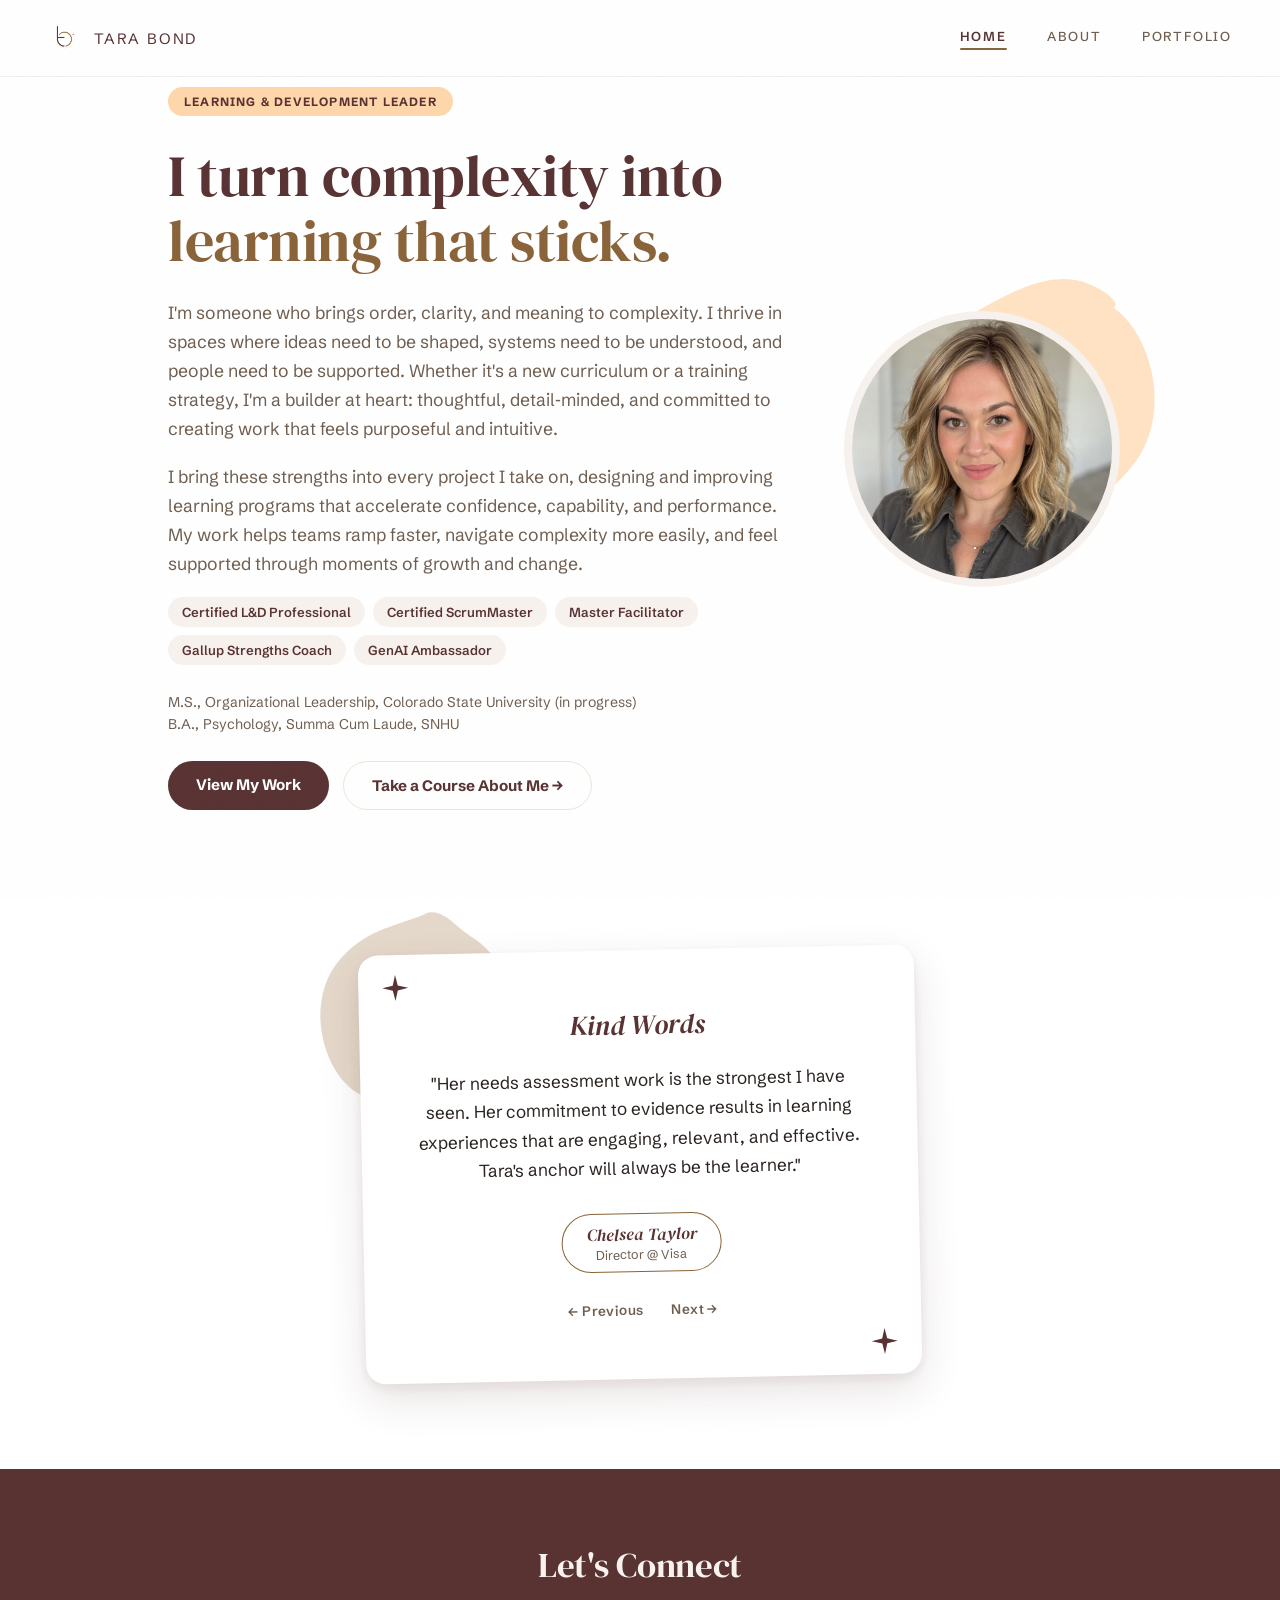
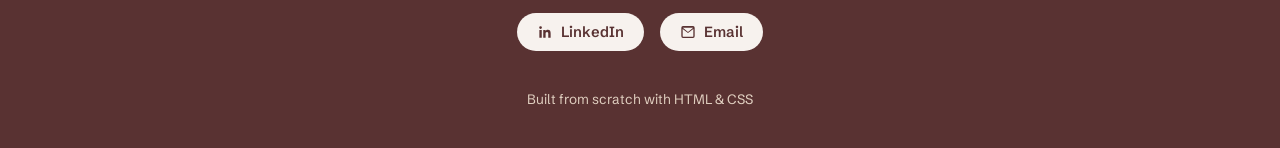
<file: index.html>
<!DOCTYPE html>
<html lang="en">
<head>
<meta charset="UTF-8">
<meta name="viewport" content="width=device-width, initial-scale=1.0">
<link rel="icon" type="image/png" href="logo.png">
<meta name="theme-color" content="#593232">
<title>Tara Bond</title>
<meta property="og:title" content="Tara Bond — Learning & Development Leader">
<meta property="og:description" content="Portfolio site for Tara Bond, an L&D leader specializing in training management, enablement, and instructional design. Built from scratch with HTML and CSS.">
<meta property="og:image" content="https://taraneh-code.github.io/share-image.png">
<meta property="og:image:width" content="1200">
<meta property="og:image:height" content="630">
<meta property="og:image:alt" content="Tara Bond: I turn complexity into learning that sticks.">
<meta property="og:url" content="https://taraneh-code.github.io/">
<meta property="og:type" content="website">
<meta name="twitter:card" content="summary_large_image">
<meta name="twitter:title" content="Tara Bond — Learning & Development Leader">
<meta name="twitter:description" content="Portfolio site for Tara Bond, an L&D leader specializing in training management, enablement, and instructional design.">
<meta name="twitter:image" content="https://taraneh-code.github.io/share-image.png">
<link rel="preconnect" href="https://fonts.googleapis.com">
<link rel="preconnect" href="https://fonts.gstatic.com" crossorigin>
<link href="https://fonts.googleapis.com/css2?family=Schibsted+Grotesk:ital,wght@0,400..900;1,400..900&family=DM+Serif+Display:ital@0;1&family=Lora:ital,wght@0,400..700;1,400..700&display=swap" rel="stylesheet">
<link rel="stylesheet" href="index.css">
</head>
<body>

<a href="#main-content" class="skip-link">Skip to main content</a>

<nav>
  <div style="display:flex; align-items:center; gap:10px;">
    <img src="logo.png" alt="Tara Bond logo" style="height:36px; width:auto; display:block;">
    <div class="name">Tara Bond</div>
  </div>
  <div class="links">
    <a href="index.html" class="active">Home</a>
    <a href="about.html">About</a>
    <a href="portfolio.html">Portfolio</a>
  </div>
</nav>

<main class="hero" id="main-content">
  <div class="hero-text">
    <span class="eyebrow stagger-1">Learning &amp; Development Leader</span>
    <h1 class="stagger-2"><span class="nowrap-line">I turn complexity into</span><br><span>learning that sticks.</span></h1>
    <p class="lede stagger-3">I'm someone who brings order, clarity, and meaning to complexity. I thrive in spaces where ideas need to be shaped, systems need to be understood, and people need to be supported. Whether it's a new curriculum or a training strategy, I'm a builder at heart: thoughtful, detail&#8209;minded, and committed to creating work that feels purposeful and intuitive.</p>
    <p class="lede" style="opacity:0; animation: fadeUpIn 0.7s ease forwards; animation-delay: 0.32s;">I bring these strengths into every project I take on, designing and improving learning programs that accelerate confidence, capability, and performance. My work helps teams ramp faster, navigate complexity more easily, and feel supported through moments of growth and change.</p>
    <div class="cred-pills stagger-4">
      <span class="cred-pill">Certified L&amp;D Professional</span>
      <span class="cred-pill">Certified ScrumMaster</span>
      <span class="cred-pill">Master Facilitator</span>
      <span class="cred-pill">Gallup Strengths Coach</span>
      <span class="cred-pill">GenAI Ambassador</span>
    </div>
    <p class="stagger-4 edu">M.S., Organizational Leadership, Colorado State University (in progress)</p>
    <p class="stagger-4 edu last">B.A., Psychology, Summa Cum Laude, SNHU</p>
    <div class="cta-row stagger-5">
      <a href="portfolio.html" class="btn primary">View My Work</a>
      <a href="about.html" class="btn secondary">Take a Course About Me →</a>
    </div>
  </div>
  <div class="hero-photo-wrap stagger-6">
    <svg class="hero-photo-blob" aria-hidden="true" viewBox="0 0 200 200" xmlns="http://www.w3.org/2000/svg">
      <path fill="#ffd7ab" opacity="0.7" d="M44.6,-63.4C56.9,-54.7,64.9,-39.5,68.4,-23.7C71.9,-7.9,70.9,8.5,64.6,22.4C58.3,36.3,46.7,47.7,33.1,56.8C19.5,65.9,3.9,72.7,-12.8,73.2C-29.5,73.7,-47.3,67.9,-58.9,56.1C-70.5,44.3,-75.9,26.5,-76.8,8.9C-77.7,-8.7,-74.1,-26.1,-64.8,-39.4C-55.5,-52.7,-40.5,-61.9,-25.2,-69.6C-9.9,-77.3,5.7,-83.5,20.9,-80.6C36.1,-77.7,50.9,-65.7,44.6,-63.4Z" transform="translate(100 100)"/>
    </svg>
    <div class="hero-photo">
      <img src="tara-headshot.jpeg" alt="Tara Bond">
    </div>
  </div>
</main>

<div class="testimonials reveal">
  <svg class="t-bg-blob" id="t-blob-svg" aria-hidden="true" viewBox="0 0 200 200" xmlns="http://www.w3.org/2000/svg">
    <path id="t-blob-path" fill="#a67d51" opacity="0.3" d="M39.5,-56.3C51.3,-49.1,60.8,-37.6,65.6,-24.2C70.4,-10.8,70.5,4.5,65.9,18.1C61.3,31.7,52,43.6,40.1,52.4C28.2,61.2,13.7,66.9,-1.8,69.6C-17.3,72.3,-34.6,72,-47.8,64.1C-61,56.2,-70.1,40.7,-74.2,24.1C-78.3,7.5,-77.4,-10.2,-70.6,-24.8C-63.8,-39.4,-51.1,-50.9,-37.4,-58.1C-23.7,-65.3,-8.9,-68.2,3.9,-73.9C16.7,-79.6,27.7,-63.5,39.5,-56.3Z" transform="translate(100 100)"/>
  </svg>
  <div class="t-panel" id="t-panel" aria-live="polite">
    <svg class="t-sparkle tl" aria-hidden="true" viewBox="0 0 26 26" fill="none" xmlns="http://www.w3.org/2000/svg">
      <path d="M13 0 L15.5 10.5 L26 13 L15.5 15.5 L13 26 L10.5 15.5 L0 13 L10.5 10.5 Z" fill="#593232"/>
    </svg>
    <svg class="t-sparkle br" aria-hidden="true" viewBox="0 0 26 26" fill="none" xmlns="http://www.w3.org/2000/svg">
      <path d="M13 0 L15.5 10.5 L26 13 L15.5 15.5 L13 26 L10.5 15.5 L0 13 L10.5 10.5 Z" fill="#593232"/>
    </svg>
    <div class="kicker-t">Kind Words</div>
    <p class="t-quote" id="t-quote">"Her needs assessment work is the strongest I have seen. Her commitment to evidence results in learning experiences that are engaging, relevant, and effective. Tara's anchor will always be the learner."</p>
    <div class="t-name-badge">
      <span class="t-name" id="t-name">Chelsea Taylor
        <span class="t-role" id="t-role">Director @ Visa</span>
      </span>
    </div>
    <div class="t-nav">
      <button class="t-arrow" onclick="prevT()">← Previous</button>
      <button class="t-arrow" onclick="nextT()">Next →</button>
    </div>
  </div>
</div>

<div class="connect-footer">
  <h2>Let's Connect</h2>
  <div class="connect-links">
    <a href="https://www.linkedin.com/in/taraneh-tara-bond" target="_blank" class="connect-link">
      <svg width="16" height="16" viewBox="0 0 24 24" fill="currentColor" aria-hidden="true"><path d="M20.45 20.45h-3.55v-5.57c0-1.33-.02-3.03-1.85-3.03-1.85 0-2.14 1.45-2.14 2.94v5.66H9.36V9h3.41v1.56h.05c.47-.9 1.63-1.85 3.36-1.85 3.6 0 4.27 2.37 4.27 5.45v6.29zM5.34 7.43a2.06 2.06 0 1 1 0-4.12 2.06 2.06 0 0 1 0 4.12zM7.12 20.45H3.56V9h3.56v11.45z"/></svg>
      LinkedIn
    </a>
    <a href="mailto:bondtaraneh@gmail.com" class="connect-link">
      <svg width="16" height="16" viewBox="0 0 24 24" fill="currentColor" aria-hidden="true"><path d="M2 5.5A2.5 2.5 0 0 1 4.5 3h15A2.5 2.5 0 0 1 22 5.5v13a2.5 2.5 0 0 1-2.5 2.5h-15A2.5 2.5 0 0 1 2 18.5v-13zm2.2.3 7.8 6.1 7.8-6.1H4.2zM20 7.4l-8 6.27L4 7.4v11.1c0 .28.22.5.5.5h15c.28 0 .5-.22.5-.5V7.4z"/></svg>
      Email
    </a>
  </div>
</div>

<footer class="credit">
  Built from scratch with HTML &amp; CSS
</footer>

<script>
  const testimonials = [
    {
      quote: "Her needs assessment work is the strongest I have seen. Her commitment to evidence results in learning experiences that are engaging, relevant, and effective. Tara's anchor will always be the learner.",
      name: "Chelsea Taylor",
      role: "Director @ Visa",
      blobColor: "#a67d51",
      blobOpacity: 0.3,
      blobSize: 260,
      blobTop: -20,
      blobLeft: -40,
      blobRotate: 0,
      blobPath: "M39.5,-56.3C51.3,-49.1,60.8,-37.6,65.6,-24.2C70.4,-10.8,70.5,4.5,65.9,18.1C61.3,31.7,52,43.6,40.1,52.4C28.2,61.2,13.7,66.9,-1.8,69.6C-17.3,72.3,-34.6,72,-47.8,64.1C-61,56.2,-70.1,40.7,-74.2,24.1C-78.3,7.5,-77.4,-10.2,-70.6,-24.8C-63.8,-39.4,-51.1,-50.9,-37.4,-58.1C-23.7,-65.3,-8.9,-68.2,3.9,-73.9C16.7,-79.6,27.7,-63.5,39.5,-56.3Z"
    },
    {
      quote: "She does not just talk about innovation; she builds it. Whether leveraging tools like Perplexity to sharpen learning objectives or building persona chatbots to scale onboarding, she constantly finds pragmatic ways to modernize how we deliver enablement.",
      name: "Nathan D McClure",
      role: "Technical Enablement Architect, AI Strategy @ Visa",
      blobColor: "#ffd7ab",
      blobOpacity: 0.55,
      blobSize: 320,
      blobTop: -50,
      blobLeft: -70,
      blobRotate: 25,
      blobPath: "M44.6,-63.4C56.9,-54.7,64.9,-39.5,68.4,-23.7C71.9,-7.9,70.9,8.5,64.6,22.4C58.3,36.3,46.7,47.7,33.1,56.8C19.5,65.9,3.9,72.7,-12.8,73.2C-29.5,73.7,-47.3,67.9,-58.9,56.1C-70.5,44.3,-75.9,26.5,-76.8,8.9C-77.7,-8.7,-74.1,-26.1,-64.8,-39.4C-55.5,-52.7,-40.5,-61.9,-25.2,-69.6C-9.9,-77.3,5.7,-83.5,20.9,-80.6C36.1,-77.7,50.9,-65.7,44.6,-63.4Z"
    },
    {
      quote: "She has a unique ability to see situations from multiple perspectives, whether partnering with stakeholders or supporting learners, which allows her to create solutions that truly resonate.",
      name: "Lani Fissore",
      role: "Onboarding Architect (former manager @ Redfin)",
      blobColor: "#593232",
      blobOpacity: 0.12,
      blobSize: 220,
      blobTop: -10,
      blobLeft: -30,
      blobRotate: -15,
      blobPath: "M48.2,-58.8C61.4,-49.3,70.2,-33.6,73.1,-16.9C76,-0.2,73,17.5,64.4,31.9C55.8,46.3,41.6,57.4,25.7,64.1C9.8,70.8,-7.8,73.1,-24.1,68.8C-40.4,64.5,-55.4,53.6,-64.8,39C-74.2,24.4,-78,6.1,-75.2,-11.1C-72.4,-28.3,-63,-44.4,-49.7,-53.9C-36.4,-63.4,-19.2,-66.3,-1.2,-64.6C16.8,-62.9,35,-68.3,48.2,-58.8Z"
    },
    {
      quote: "She's direct, learner-centric, and deeply committed to creating inclusive, meaningful experiences for others. She's not afraid to challenge perspectives, including her own.",
      name: "Amber Laidman",
      role: "Learning Experience Architect @ Visa",
      blobColor: "#a67d51",
      blobOpacity: 0.28,
      blobSize: 300,
      blobTop: -60,
      blobLeft: -20,
      blobRotate: 40,
      blobPath: "M42.1,-54.2C53.7,-47.6,61.6,-34.4,65.9,-19.9C70.2,-5.4,70.9,10.4,65.6,24.3C60.3,38.2,49,50.2,35.4,58.1C21.8,66,7.9,69.8,-6.6,69.4C-21.1,69,-42.2,64.4,-56.6,53.1C-71,41.8,-78.7,23.8,-79.4,5.3C-80.1,-13.2,-73.8,-32.2,-61.6,-45.3C-49.4,-58.4,-31.3,-65.6,-13.6,-67.1C4.1,-68.6,20.5,-64.4,42.1,-54.2Z"
    },
    {
      quote: "Taraneh is one of the best trainers I've had. She cares deeply that you learn and that you succeed.",
      name: "Christine Teixeira Pinto",
      role: "Sales Professional (trained @ Redfin)",
      blobColor: "#ffd7ab",
      blobOpacity: 0.6,
      blobSize: 240,
      blobTop: -30,
      blobLeft: -50,
      blobRotate: -30,
      blobPath: "M39.9,-50.6C50.4,-42.3,57,-29.2,61.4,-14.8C65.8,-0.4,68,14.3,63.3,26.7C58.6,39.1,47,49.2,33.8,56.5C20.6,63.8,5.8,68.3,-9.6,68.9C-25,69.5,-41,66.2,-52.7,56.7C-64.4,47.2,-71.8,31.5,-74.5,14.9C-77.2,-1.7,-75.2,-19.2,-67.1,-33.2C-59,-47.2,-44.8,-57.7,-30.2,-64.9C-15.6,-72.1,-0.6,-76,12.1,-73.1C24.8,-70.2,29.4,-58.9,39.9,-50.6Z"
    }
  ];

  let tIndex = 0;
  let tTimer;

  function renderT() {
    const t = testimonials[tIndex];
    document.getElementById('t-quote').textContent = '"' + t.quote + '"';
    document.getElementById('t-name').firstChild.textContent = t.name + ' ';
    document.getElementById('t-role').textContent = t.role;

    const blobSvg = document.getElementById('t-blob-svg');
    blobSvg.style.width = t.blobSize + 'px';
    blobSvg.style.height = t.blobSize + 'px';
    blobSvg.style.top = t.blobTop + 'px';
    blobSvg.style.left = t.blobLeft + 'px';
    blobSvg.style.transform = 'rotate(' + t.blobRotate + 'deg)';

    const blobPath = document.getElementById('t-blob-path');
    blobPath.setAttribute('d', t.blobPath);
    blobPath.setAttribute('fill', t.blobColor);
    blobPath.setAttribute('opacity', t.blobOpacity);
  }

  function nextT() { tIndex = (tIndex + 1) % testimonials.length; renderT(); resetTimer(); }
  function prevT() { tIndex = (tIndex - 1 + testimonials.length) % testimonials.length; renderT(); resetTimer(); }
  function resetTimer() {
    clearInterval(tTimer);
    tTimer = setInterval(nextT, 7000);
  }

  renderT();
  resetTimer();

  const revealObserver = new IntersectionObserver((entries) => {
    entries.forEach(entry => {
      if (entry.isIntersecting) {
        entry.target.classList.add('visible');
        revealObserver.unobserve(entry.target);
      }
    });
  }, { threshold: 0.15 });
  document.querySelectorAll('.reveal').forEach(el => revealObserver.observe(el));

  console.log('%cHey, curious minds welcome.', 'color:#593232; font-size:16px; font-weight:bold;');
  console.log('%cThis whole site is hand-coded HTML, CSS, and JS — no framework, no build step. View source, poke around, or say hi: bondtaraneh@gmail.com', 'color:#8a6339; font-size:13px;');
</script>

<script src="cursor.js" defer></script>
</body>
</html>
</file>
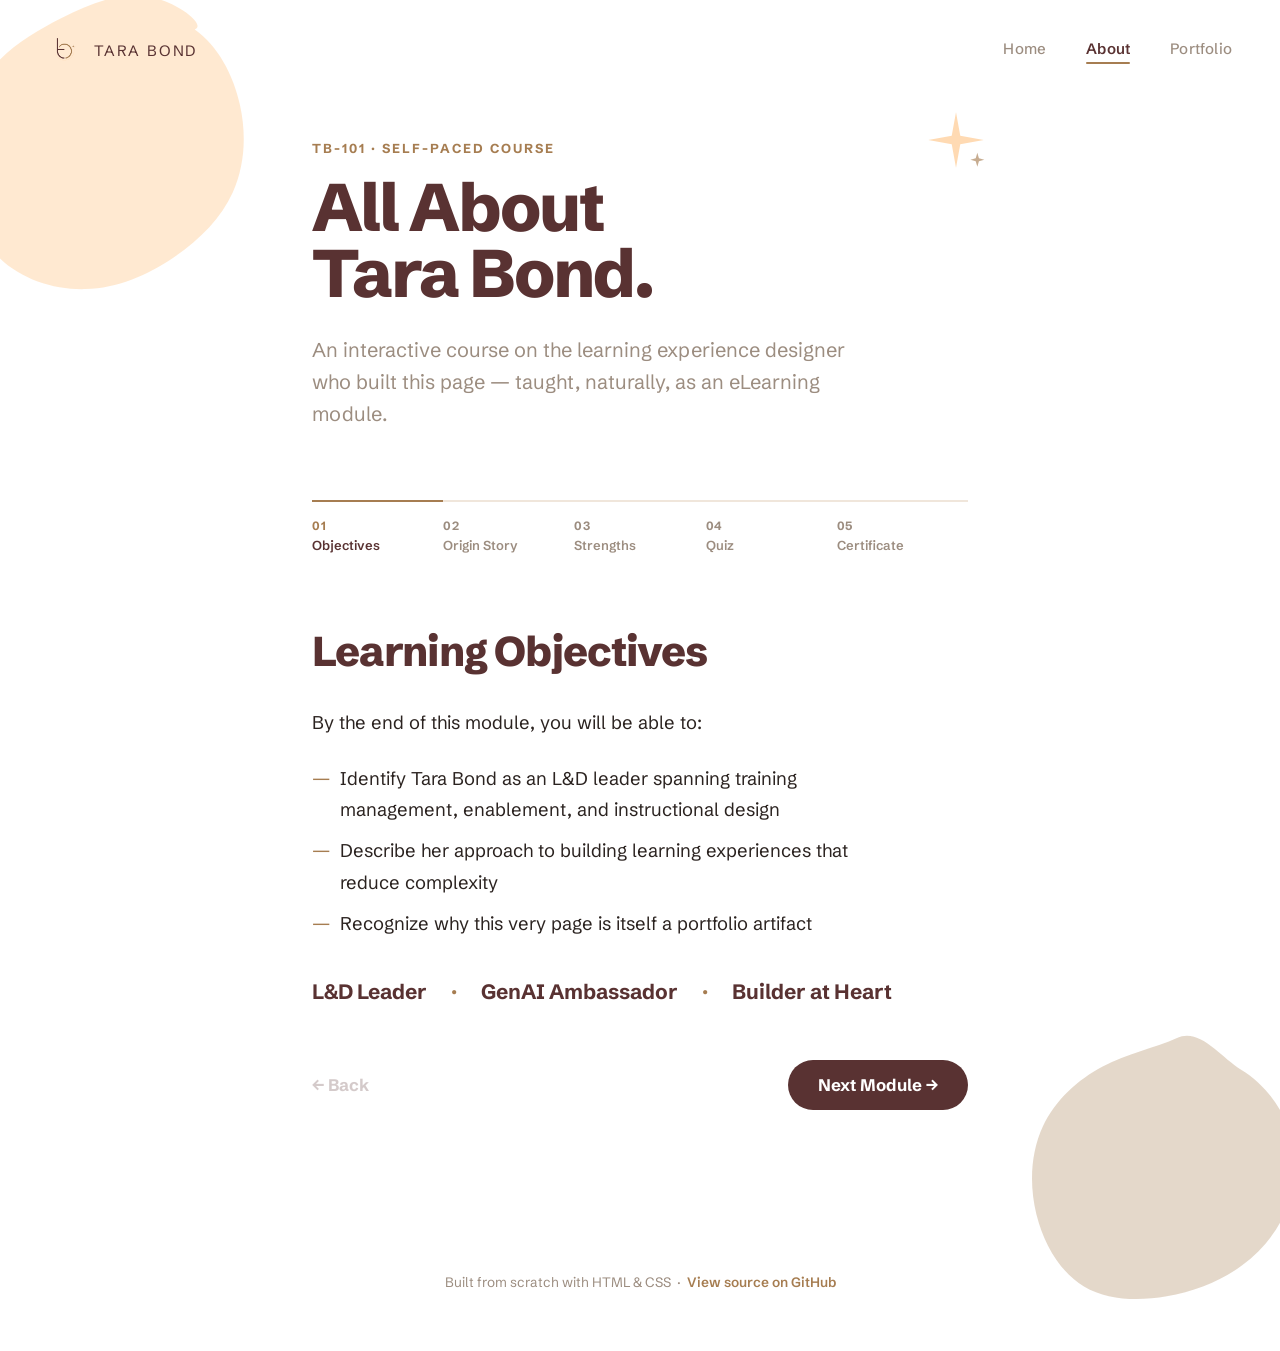
<file: about-v10.html>
<!DOCTYPE html>
<html lang="en">
<head>
<meta charset="UTF-8">
<meta name="viewport" content="width=device-width, initial-scale=1.0">
<title>All About Tara Bond</title>
<link rel="preconnect" href="https://fonts.googleapis.com">
<link rel="preconnect" href="https://fonts.gstatic.com" crossorigin>
<link href="https://fonts.googleapis.com/css2?family=Schibsted+Grotesk:ital,wght@0,400..900;1,400..900&display=swap" rel="stylesheet">
<style>
  :root {
    --maroon: #593232;
    --tan: #a67d51;
    --cream: #f7f2ee;
    --blush: #ffd7ab;
    --paper: #ffffff;
    --text: #2b2320;
    --muted: #9c8d80;
  }
  * { box-sizing: border-box; }
  html {
    background: var(--paper);
  }
  body {
    margin: 0;
    font-family: 'Schibsted Grotesk', Arial, sans-serif;
    color: var(--text);
    -webkit-font-smoothing: antialiased;
  }
  a { text-decoration: none; color: inherit; }

  nav {
    display: flex;
    align-items: center;
    justify-content: space-between;
    padding: 32px 48px;
  }
  nav .name {
    font-weight: 400;
    font-size: 15px;
    letter-spacing: 1.8px;
    text-transform: uppercase;
    color: var(--maroon);
  }
  nav .links { display: flex; gap: 40px; }
  nav .links a {
    font-size: 15px;
    font-weight: 500;
    letter-spacing: 0.2px;
    color: var(--muted);
    padding-bottom: 4px;
    position: relative;
  }
  nav .links a.active { color: var(--maroon); font-weight: 600; }
  nav .links a.active::after {
    content: '';
    position: absolute;
    left: 0; right: 0; bottom: -2px;
    height: 2px;
    background: var(--tan);
    border-radius: 2px;
  }
  nav .links a:hover { color: var(--maroon); }

  @media (max-width: 640px) {
    nav { padding: 24px 24px; flex-direction: column; gap: 18px; align-items: flex-start; }
  }

  .wrap {
    max-width: 720px;
    margin: 0 auto;
    padding: 40px 32px 140px;
  }

  .kicker {
    font-size: 13px;
    font-weight: 700;
    letter-spacing: 2px;
    text-transform: uppercase;
    color: var(--tan);
    margin-bottom: 18px;
  }

  h1.big {
    font-size: 4.2em;
    font-weight: 800;
    line-height: 0.98;
    letter-spacing: -2px;
    color: var(--maroon);
    margin: 0 0 28px;
  }

  p.intro {
    font-size: 1.25em;
    line-height: 1.6;
    color: var(--muted);
    max-width: 560px;
    margin: 0 0 70px;
  }

  /* step tracker — horizontal, no boxes */
  .tracker {
    display: flex;
    gap: 0;
    margin-bottom: 8px;
    border-top: 2px solid #f0e6db;
  }
  .step {
    flex: 1;
    padding-top: 16px;
    cursor: pointer;
    border-top: 2px solid transparent;
    margin-top: -2px;
    transition: border-color 0.2s;
  }
  .step.active, .step.done { border-top-color: var(--tan); }
  .step .step-num {
    font-size: 12px;
    font-weight: 700;
    color: var(--muted);
    letter-spacing: 0.5px;
  }
  .step.active .step-num, .step.done .step-num { color: var(--tan); }
  .step .step-label {
    font-size: 13px;
    font-weight: 600;
    margin-top: 4px;
    color: var(--muted);
  }
  .step.active .step-label { color: var(--maroon); }
  @media (max-width: 640px) {
    .step .step-label { display: none; }
  }

  .panel { display: none; padding-top: 64px; animation: fadeIn 0.4s ease; }
  .panel.active { display: block; }
  @keyframes fadeIn { from { opacity: 0; transform: translateY(8px);} to {opacity:1; transform: translateY(0);} }

  .panel h2 {
    font-size: 2.6em;
    font-weight: 800;
    letter-spacing: -1px;
    color: var(--maroon);
    margin: 0 0 30px;
  }
  .panel p {
    font-size: 1.15em;
    line-height: 1.75;
    color: var(--text);
    margin: 0 0 24px;
    max-width: 600px;
  }
  .panel ul {
    padding-left: 0;
    list-style: none;
    margin: 0 0 30px;
  }
  .panel li {
    font-size: 1.15em;
    line-height: 1.7;
    padding-left: 28px;
    position: relative;
    margin-bottom: 10px;
    max-width: 580px;
  }
  .panel li::before {
    content: '—';
    position: absolute;
    left: 0;
    color: var(--tan);
  }

  .word-tags {
    display: flex;
    flex-wrap: wrap;
    gap: 24px;
    margin: 40px 0 10px;
  }
  .word-tags span {
    font-size: 1.3em;
    font-weight: 700;
    color: var(--maroon);
  }
  .word-tags span::after {
    content: '·';
    color: var(--tan);
    margin-left: 24px;
  }
  .word-tags span:last-child::after { content: ''; }

  .strength-list {
    margin-top: 40px;
    border-top: 1px solid #f0e6db;
  }
  .strength-item {
    display: flex;
    align-items: baseline;
    gap: 24px;
    padding: 22px 0;
    border-bottom: 1px solid #f0e6db;
  }
  .strength-item .idx {
    font-size: 1.4em;
    font-weight: 800;
    color: var(--blush);
    min-width: 44px;
  }
  .strength-item .name {
    font-size: 1.5em;
    font-weight: 700;
    color: var(--maroon);
  }

  .quiz-block { margin-bottom: 44px; max-width: 600px; }
  .quiz-block .q { font-size: 1.2em; font-weight: 700; color: var(--maroon); margin-bottom: 18px; }
  .quiz-options { display: flex; flex-direction: column; gap: 10px; }
  .quiz-option {
    text-align: left;
    background: none;
    border: none;
    border-bottom: 1.5px solid #eee1d3;
    padding: 14px 4px;
    cursor: pointer;
    font-family: 'Schibsted Grotesk', Arial, sans-serif;
    font-size: 1.05em;
    color: var(--text);
    transition: border-color 0.15s, color 0.15s;
  }
  .quiz-option:hover:not(:disabled) { border-color: var(--tan); color: var(--maroon); }
  .quiz-option.correct { color: #4a7a3a; border-color: #4a7a3a; font-weight: 700; }
  .quiz-option.incorrect { color: #b5564c; border-color: #b5564c; }

  .cert {
    padding-top: 10px;
  }
  .cert .seal { font-size: 3em; margin-bottom: 14px; }
  .cert p.eyebrow {
    text-transform: uppercase;
    letter-spacing: 2px;
    font-size: 0.8em;
    color: var(--muted);
    font-weight: 700;
    margin-bottom: 14px;
  }

  .panel-nav {
    display: flex;
    justify-content: space-between;
    align-items: center;
    margin-top: 56px;
  }
  .btn {
    background: none;
    border: none;
    color: var(--maroon);
    font-family: 'Schibsted Grotesk', Arial, sans-serif;
    font-weight: 700;
    font-size: 1.05em;
    cursor: pointer;
    padding: 0;
  }
  .btn:hover { color: var(--tan); }
  .btn:disabled { opacity: 0.25; cursor: default; }
  .btn.fill {
    background: var(--maroon);
    color: white;
    padding: 15px 30px;
    border-radius: 30px;
    transition: opacity 0.15s;
  }
  .btn.fill:hover { opacity: 0.88; color: white; }
  .btn.fill:disabled { opacity: 0.25; }

  footer {
    text-align: center;
    color: var(--muted);
    font-size: 0.85em;
    padding: 24px 20px 40px;
  }
  footer a { font-weight: 600; color: var(--tan); }
  .decor {
    position: absolute;
    pointer-events: none;
    z-index: 0;
  }
  .wrap { position: relative; }
  .hero-decor {
    position: absolute;
    top: 8px;
    right: 12px;
    width: 64px;
    opacity: 0.9;
  }
  @media (max-width: 640px) {
    .hero-decor { width: 40px; top: 4px; right: 4px; }
  }
  .flourish-divider {
    display: flex;
    justify-content: center;
    margin: 8px 0 0;
    opacity: 0.6;
  }
  .cert-decor {
    display: flex;
    justify-content: center;
    margin-bottom: 6px;
  }
  .bg-blob {
    position: absolute;
    z-index: -1;
    pointer-events: none;
  }
  .blob-1 {
    top: -40px; left: -80px;
    width: 380px;
  }
  .blob-2 {
    bottom: -20px; right: -70px;
    width: 360px;
  }
  @media (max-width: 640px) {
    .blob-1 { width: 220px; left: -60px; }
    .blob-2 { width: 210px; right: -50px; }
  }
  html { position: relative; }
</style>
</head>
<body>

<div style="position:relative; min-height:100%;">
<svg class="bg-blob blob-1" viewBox="0 0 200 200" xmlns="http://www.w3.org/2000/svg">
  <path fill="#ffd7ab" opacity="0.55" d="M44.6,-63.4C56.9,-54.7,64.9,-39.5,68.4,-23.7C71.9,-7.9,70.9,8.5,64.6,22.4C58.3,36.3,46.7,47.7,33.1,56.8C19.5,65.9,3.9,72.7,-12.8,73.2C-29.5,73.7,-47.3,67.9,-58.9,56.1C-70.5,44.3,-75.9,26.5,-76.8,8.9C-77.7,-8.7,-74.1,-26.1,-64.8,-39.4C-55.5,-52.7,-40.5,-61.9,-25.2,-69.6C-9.9,-77.3,5.7,-83.5,20.9,-80.6C36.1,-77.7,50.9,-65.7,44.6,-63.4Z" transform="translate(100 100)"/>
</svg>
<svg class="bg-blob blob-2" viewBox="0 0 200 200" xmlns="http://www.w3.org/2000/svg">
  <path fill="#a67d51" opacity="0.3" d="M39.5,-56.3C51.3,-49.1,60.8,-37.6,65.6,-24.2C70.4,-10.8,70.5,4.5,65.9,18.1C61.3,31.7,52,43.6,40.1,52.4C28.2,61.2,13.7,66.9,-1.8,69.6C-17.3,72.3,-34.6,72,-47.8,64.1C-61,56.2,-70.1,40.7,-74.2,24.1C-78.3,7.5,-77.4,-10.2,-70.6,-24.8C-63.8,-39.4,-51.1,-50.9,-37.4,-58.1C-23.7,-65.3,-8.9,-68.2,3.9,-73.9C16.7,-79.6,27.7,-63.5,39.5,-56.3Z" transform="translate(100 100)"/>
</svg>

<nav>
  <div style="display:flex; align-items:center; gap:10px;">
    <img src="logo.png" alt="Tara Bond logo" style="height:36px; width:auto; display:block;">
    <div class="name">Tara Bond</div>
  </div>
  <div class="links">
    <a href="index.html">Home</a>
    <a href="about.html" class="active">About</a>
    <a href="portfolio.html">Portfolio</a>
  </div>
</nav>

<div class="wrap">

  <svg class="hero-decor" viewBox="0 0 60 60" fill="none" xmlns="http://www.w3.org/2000/svg">
    <path d="M30 4 L34 26 L56 30 L34 34 L30 56 L26 34 L4 30 L26 26 Z" fill="#ffd7ab"/>
    <path d="M50 42 L51.5 47 L56.5 48.5 L51.5 50 L50 55 L48.5 50 L43.5 48.5 L48.5 47 Z" fill="#a67d51" opacity="0.7"/>
  </svg>

  <div class="kicker">TB-101 · Self-Paced Course</div>
  <h1 class="big">All About<br>Tara Bond.</h1>
  <p class="intro">An interactive course on the learning experience designer who built this page — taught, naturally, as an eLearning module.</p>

  <div class="tracker">
    <div class="step active" id="step-m1" onclick="goTo('m1')">
      <div class="step-num">01</div>
      <div class="step-label">Objectives</div>
    </div>
    <div class="step" id="step-m2" onclick="goTo('m2')">
      <div class="step-num">02</div>
      <div class="step-label">Origin Story</div>
    </div>
    <div class="step" id="step-m3" onclick="goTo('m3')">
      <div class="step-num">03</div>
      <div class="step-label">Strengths</div>
    </div>
    <div class="step" id="step-m4" onclick="goTo('m4')">
      <div class="step-num">04</div>
      <div class="step-label">Quiz</div>
    </div>
    <div class="step" id="step-m5" onclick="goTo('m5')">
      <div class="step-num">05</div>
      <div class="step-label">Certificate</div>
    </div>
  </div>

  <div class="panel active" id="m1">
    <h2>Learning Objectives</h2>
    <p>By the end of this module, you will be able to:</p>
    <ul>
      <li>Identify Tara Bond as an L&amp;D leader spanning training management, enablement, and instructional design</li>
      <li>Describe her approach to building learning experiences that reduce complexity</li>
      <li>Recognize why this very page is itself a portfolio artifact</li>
    </ul>
    <div class="word-tags">
      <span>L&amp;D Leader</span>
      <span>GenAI Ambassador</span>
      <span>Builder at Heart</span>
    </div>
    <div class="panel-nav">
      <button class="btn" disabled>← Back</button>
      <button class="btn fill" onclick="goTo('m2')">Next Module →</button>
    </div>
  </div>

  <div class="panel" id="m2">
    <h2>Origin Story</h2>
    <p>Tara didn't start in a classroom — she started on a restaurant floor. About six years in hospitality and restaurant management taught her how to train people fast, under pressure, with zero patience for boring onboarding.</p>
    <p>That instinct carried into 10+ years of formal, corporate L&amp;D work: building the inside sales training function from scratch at Redfin, while also supporting leadership training there. From there, she moved into leading complex technical training at Visa within the Professional Services org, partnering closely with the risk and identity teams, and driving AI training and adoption across roles. The throughline is consistent — bring order and clarity to complexity, and make learning feel useful instead of obligatory.</p>
    <div class="panel-nav">
      <button class="btn" onclick="goTo('m1')">← Back</button>
      <button class="btn fill" onclick="goTo('m3')">Next Module →</button>
    </div>
  </div>

  <div class="panel" id="m3">
    <h2>Core Strengths</h2>
    <p>Per CliftonStrengths, here are the top five themes that show up in how Tara works:</p>
    <div class="strength-list">
      <div class="strength-item"><div class="idx">01</div><div class="name">Individualization</div></div>
      <div class="strength-item"><div class="idx">02</div><div class="name">Futuristic</div></div>
      <div class="strength-item"><div class="idx">03</div><div class="name">Positivity</div></div>
      <div class="strength-item"><div class="idx">04</div><div class="name">Intellection</div></div>
      <div class="strength-item"><div class="idx">05</div><div class="name">Significance</div></div>
    </div>
    <div class="panel-nav">
      <button class="btn" onclick="goTo('m2')">← Back</button>
      <button class="btn fill" onclick="goTo('m4')">Next Module →</button>
    </div>
  </div>

  <div class="panel" id="m4">
    <h2>Knowledge Check</h2>
    <p>Let's see if it stuck.</p>

    <div class="quiz-block">
      <div class="q">1. What did Tara build from scratch at Redfin?</div>
      <div class="quiz-options" id="q1-options">
        <button class="quiz-option" onclick="answer(this,'q1',false)">A marketing team</button>
        <button class="quiz-option" onclick="answer(this,'q1',true)">The inside sales training function</button>
        <button class="quiz-option" onclick="answer(this,'q1',false)">A real estate brokerage</button>
      </div>
    </div>

    <div class="quiz-block">
      <div class="q">2. Which of these is one of Tara's top CliftonStrengths?</div>
      <div class="quiz-options" id="q2-options">
        <button class="quiz-option" onclick="answer(this,'q2',false)">Command</button>
        <button class="quiz-option" onclick="answer(this,'q2',true)">Futuristic</button>
        <button class="quiz-option" onclick="answer(this,'q2',false)">Discipline</button>
      </div>
    </div>

    <div class="panel-nav">
      <button class="btn" onclick="goTo('m3')">← Back</button>
      <button class="btn fill" id="finish-btn" onclick="goTo('m5')" disabled>Finish Course →</button>
    </div>
  </div>

  <div class="panel" id="m5">
    <div class="cert">
      <div class="cert-decor">
        <svg width="72" height="72" viewBox="0 0 72 72" fill="none" xmlns="http://www.w3.org/2000/svg">
          <circle cx="36" cy="36" r="26" stroke="#a67d51" stroke-width="1.5"/>
          <circle cx="36" cy="36" r="19" stroke="#ffd7ab" stroke-width="1.5"/>
          <path d="M36 4 L38.5 15 L50 17 L38.5 19 L36 30 L33.5 19 L22 17 L33.5 15 Z" fill="#593232" opacity="0.85"/>
        </svg>
      </div>
      <p class="eyebrow">Certificate of Completion</p>
      <h2 style="margin-bottom:14px;">You now understand Tara Bond.</h2>
      <p>Awarded for completing TB-101 with full curiosity and minimal skepticism.</p>
      <p>Let's actually connect — find her on <a href="#" style="color:var(--maroon); font-weight:700;">LinkedIn</a>, or view her <a href="portfolio.html" style="color:var(--maroon); font-weight:700;">Portfolio →</a></p>
    </div>
    <div class="panel-nav">
      <button class="btn" onclick="goTo('m1')">↺ Restart Course</button>
      <div></div>
    </div>
  </div>

</div>

<footer>
  Built from scratch with HTML &amp; CSS &nbsp;·&nbsp; <a href="https://github.com/taraneh-code" target="_blank">View source on GitHub</a>
</footer>

<script>
  const modules = ['m1','m2','m3','m4','m5'];
  const quizAnswers = {};

  function goTo(id) {
    modules.forEach(m => {
      document.getElementById(m).classList.remove('active');
      document.getElementById('step-' + m).classList.remove('active');
    });
    document.getElementById(id).classList.add('active');
    document.getElementById('step-' + id).classList.add('active');

    const idx = modules.indexOf(id);
    for (let i = 0; i < idx; i++) {
      document.getElementById('step-' + modules[i]).classList.add('done');
    }
    window.scrollTo({top: 0, behavior:'smooth'});
  }

  function answer(btn, qName, isCorrect) {
    const group = document.getElementById(qName + '-options');
    group.querySelectorAll('.quiz-option').forEach(b => b.disabled = true);
    btn.classList.add(isCorrect ? 'correct' : 'incorrect');
    quizAnswers[qName] = true;
    if (Object.keys(quizAnswers).length === 2) {
      document.getElementById('finish-btn').disabled = false;
    }
  }

  goTo('m1');
</script>

</div>
</body>
</html>
</file>
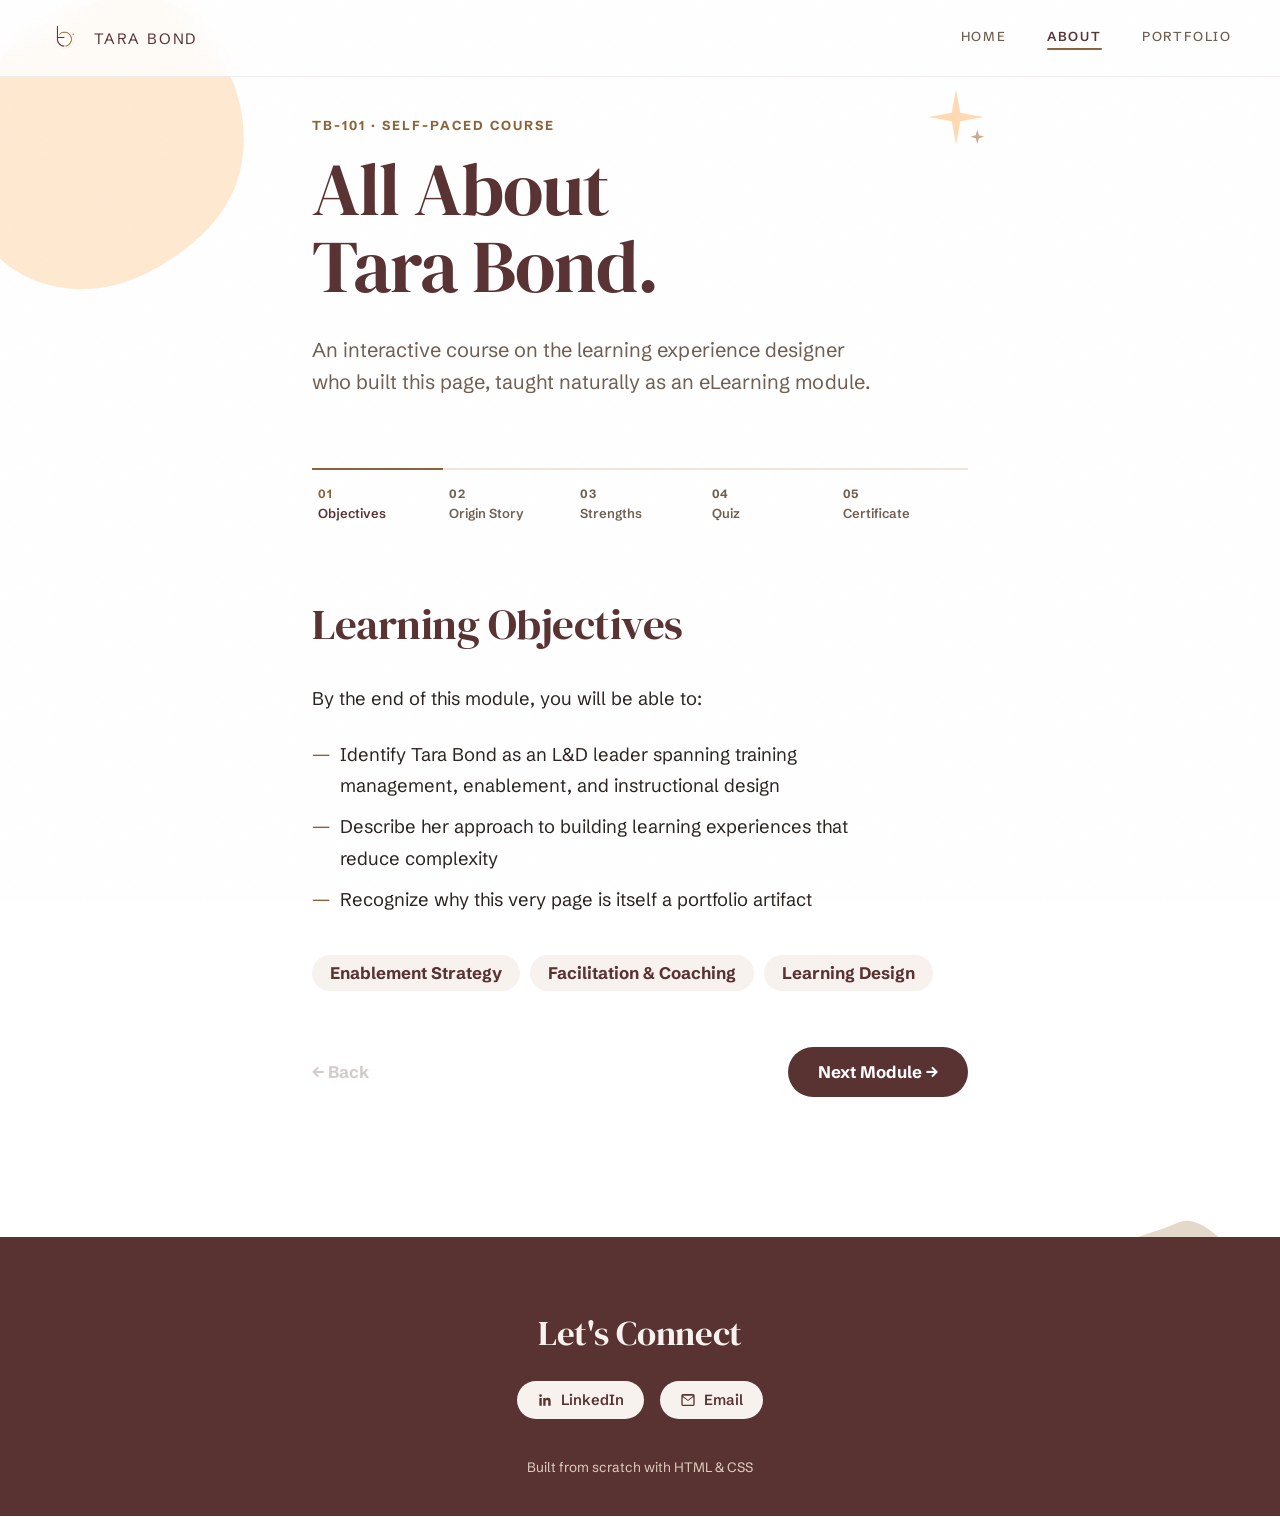
<file: about.html>
<!DOCTYPE html>
<html lang="en">
<head>
<meta charset="UTF-8">
<meta name="viewport" content="width=device-width, initial-scale=1.0">
<link rel="icon" type="image/png" href="logo.png">
<meta name="theme-color" content="#593232">
<title>All About Tara Bond</title>
<meta property="og:title" content="TB-101: All About Tara Bond">
<meta property="og:description" content="An interactive eLearning course about the L&D leader who built this page — learning objectives, a knowledge check, and a certificate of completion included.">
<meta property="og:image" content="https://taraneh-code.github.io/share-image.png">
<meta property="og:image:width" content="1200">
<meta property="og:image:height" content="630">
<meta property="og:image:alt" content="Tara Bond: I turn complexity into learning that sticks.">
<meta property="og:url" content="https://taraneh-code.github.io/about.html">
<meta property="og:type" content="website">
<meta name="twitter:card" content="summary_large_image">
<meta name="twitter:title" content="TB-101: All About Tara Bond">
<meta name="twitter:description" content="An interactive eLearning course about the L&D leader who built this page.">
<meta name="twitter:image" content="https://taraneh-code.github.io/share-image.png">
<link rel="preconnect" href="https://fonts.googleapis.com">
<link rel="preconnect" href="https://fonts.gstatic.com" crossorigin>
<link href="https://fonts.googleapis.com/css2?family=Schibsted+Grotesk:ital,wght@0,400..900;1,400..900&family=DM+Serif+Display:ital@0;1&display=swap" rel="stylesheet">
<link rel="stylesheet" href="about.css">
</head>
<body>

<a href="#main-content" class="skip-link">Skip to main content</a>

<!-- overflow-x: clip stops the decorative blobs from causing sideways scrolling on phones -->
<div style="position:relative; min-height:100%; overflow-x:clip;">
<svg class="bg-blob blob-1" aria-hidden="true" viewBox="0 0 200 200" xmlns="http://www.w3.org/2000/svg">
  <path fill="#ffd7ab" opacity="0.55" d="M44.6,-63.4C56.9,-54.7,64.9,-39.5,68.4,-23.7C71.9,-7.9,70.9,8.5,64.6,22.4C58.3,36.3,46.7,47.7,33.1,56.8C19.5,65.9,3.9,72.7,-12.8,73.2C-29.5,73.7,-47.3,67.9,-58.9,56.1C-70.5,44.3,-75.9,26.5,-76.8,8.9C-77.7,-8.7,-74.1,-26.1,-64.8,-39.4C-55.5,-52.7,-40.5,-61.9,-25.2,-69.6C-9.9,-77.3,5.7,-83.5,20.9,-80.6C36.1,-77.7,50.9,-65.7,44.6,-63.4Z" transform="translate(100 100)"/>
</svg>
<svg class="bg-blob blob-2" aria-hidden="true" viewBox="0 0 200 200" xmlns="http://www.w3.org/2000/svg">
  <path fill="#a67d51" opacity="0.3" d="M39.5,-56.3C51.3,-49.1,60.8,-37.6,65.6,-24.2C70.4,-10.8,70.5,4.5,65.9,18.1C61.3,31.7,52,43.6,40.1,52.4C28.2,61.2,13.7,66.9,-1.8,69.6C-17.3,72.3,-34.6,72,-47.8,64.1C-61,56.2,-70.1,40.7,-74.2,24.1C-78.3,7.5,-77.4,-10.2,-70.6,-24.8C-63.8,-39.4,-51.1,-50.9,-37.4,-58.1C-23.7,-65.3,-8.9,-68.2,3.9,-73.9C16.7,-79.6,27.7,-63.5,39.5,-56.3Z" transform="translate(100 100)"/>
</svg>

<nav>
  <div style="display:flex; align-items:center; gap:10px;">
    <img src="logo.png" alt="Tara Bond logo" style="height:36px; width:auto; display:block;">
    <div class="name">Tara Bond</div>
  </div>
  <div class="links">
    <a href="index.html">Home</a>
    <a href="about.html" class="active">About</a>
    <a href="portfolio.html">Portfolio</a>
  </div>
</nav>

<div class="wrap" id="main-content" role="main">

  <svg class="hero-decor" aria-hidden="true" viewBox="0 0 60 60" fill="none" xmlns="http://www.w3.org/2000/svg">
    <path d="M30 4 L34 26 L56 30 L34 34 L30 56 L26 34 L4 30 L26 26 Z" fill="#ffd7ab"/>
    <path d="M50 42 L51.5 47 L56.5 48.5 L51.5 50 L50 55 L48.5 50 L43.5 48.5 L48.5 47 Z" fill="#a67d51" opacity="0.7"/>
  </svg>

  <div class="kicker">TB-101 · Self-Paced Course</div>
  <h1 class="big">All About<br>Tara Bond.</h1>
  <p class="intro">An interactive course on the learning experience designer who built this page, taught naturally as an eLearning module.</p>

  <div class="tracker">
    <button class="step active" id="step-m1" onclick="goTo('m1')" aria-label="Module 1: Learning Objectives">
      <span class="step-num">01</span>
      <span class="step-label">Objectives</span>
    </button>
    <button class="step" id="step-m2" onclick="goTo('m2')" aria-label="Module 2: Origin Story">
      <span class="step-num">02</span>
      <span class="step-label">Origin Story</span>
    </button>
    <button class="step" id="step-m3" onclick="goTo('m3')" aria-label="Module 3: Core Strengths">
      <span class="step-num">03</span>
      <span class="step-label">Strengths</span>
    </button>
    <button class="step" id="step-m4" onclick="goTo('m4')" aria-label="Module 4: Knowledge Check">
      <span class="step-num">04</span>
      <span class="step-label">Quiz</span>
    </button>
    <button class="step" id="step-m5" onclick="goTo('m5')" aria-label="Module 5: Certificate">
      <span class="step-num">05</span>
      <span class="step-label">Certificate</span>
    </button>
  </div>

  <div class="panel active" id="m1">
    <h2>Learning Objectives</h2>
    <p>By the end of this module, you will be able to:</p>
    <ul>
      <li>Identify Tara Bond as an L&amp;D leader spanning training management, enablement, and instructional design</li>
      <li>Describe her approach to building learning experiences that reduce complexity</li>
      <li>Recognize why this very page is itself a portfolio artifact</li>
    </ul>
    <div class="word-tags">
      <span>Enablement Strategy</span>
      <span>Facilitation &amp; Coaching</span>
      <span>Learning Design</span>
    </div>
    <div class="panel-nav">
      <button class="btn" disabled>← Back</button>
      <button class="btn fill" onclick="goTo('m2')">Next Module →</button>
    </div>
  </div>

  <div class="panel" id="m2">
    <h2>Origin Story</h2>
    <p>Tara didn't start in a classroom. She started on a restaurant floor. About six years in hospitality and restaurant management taught her how to train people fast, under pressure, with zero patience for boring onboarding.</p>
    <p>That instinct carried into 10+ years of formal, corporate L&amp;D work: building the inside sales training function from scratch at Redfin, while also supporting leadership training there. From there, she moved into leading complex technical training at Visa within the Professional Services org, partnering closely with the risk and identity teams, and driving AI training and adoption across roles. The throughline is consistent: bring order and clarity to complexity, and make learning feel useful instead of obligatory.</p>
    <div class="panel-nav">
      <button class="btn" onclick="goTo('m1')">← Back</button>
      <button class="btn fill" onclick="goTo('m3')">Next Module →</button>
    </div>
  </div>

  <div class="panel" id="m3">
    <h2>Core Strengths</h2>
    <p>Per CliftonStrengths, here are the top five themes that show up in how Tara works:</p>
    <div class="strength-list">
      <div class="strength-item"><div class="idx">01</div><div class="name">Individualization</div></div>
      <div class="strength-item"><div class="idx">02</div><div class="name">Futuristic</div></div>
      <div class="strength-item"><div class="idx">03</div><div class="name">Positivity</div></div>
      <div class="strength-item"><div class="idx">04</div><div class="name">Intellection</div></div>
      <div class="strength-item"><div class="idx">05</div><div class="name">Significance</div></div>
    </div>
    <div class="panel-nav">
      <button class="btn" onclick="goTo('m2')">← Back</button>
      <button class="btn fill" onclick="goTo('m4')">Next Module →</button>
    </div>
  </div>

  <div class="panel" id="m4">
    <h2>Knowledge Check</h2>
    <p>Let's see if it stuck.</p>

    <div class="quiz-block">
      <div class="q">1. Which major Proptech and Fintech companies has Tara spent the bulk of her corporate career?</div>
      <div class="quiz-options" id="q1-options" aria-live="polite">
        <button class="quiz-option" onclick="answer(this,'q1',false)">Zillow and Mastercard</button>
        <button class="quiz-option" onclick="answer(this,'q1',true)">Redfin and Visa</button>
        <button class="quiz-option" onclick="answer(this,'q1',false)">Compass and PayPal</button>
      </div>
    </div>

    <div class="quiz-block">
      <div class="q">2. Which of these is one of Tara's top CliftonStrengths?</div>
      <div class="quiz-options" id="q2-options" aria-live="polite">
        <button class="quiz-option" onclick="answer(this,'q2',false)">Command</button>
        <button class="quiz-option" onclick="answer(this,'q2',true)">Futuristic</button>
        <button class="quiz-option" onclick="answer(this,'q2',false)">Discipline</button>
      </div>
    </div>

    <div class="panel-nav">
      <button class="btn" onclick="goTo('m3')">← Back</button>
      <button class="btn fill" id="finish-btn" onclick="goTo('m5')" disabled>Finish Course →</button>
    </div>
  </div>

  <div class="panel" id="m5">
    <div class="cert">
      <div class="cert-decor">
        <svg width="72" height="72" viewBox="0 0 72 72" fill="none" xmlns="http://www.w3.org/2000/svg" aria-hidden="true">
          <circle cx="36" cy="36" r="26" stroke="#a67d51" stroke-width="1.5"/>
          <circle cx="36" cy="36" r="19" stroke="#ffd7ab" stroke-width="1.5"/>
          <path d="M36 4 L38.5 15 L50 17 L38.5 19 L36 30 L33.5 19 L22 17 L33.5 15 Z" fill="#593232" opacity="0.85"/>
        </svg>
      </div>
      <p class="eyebrow">Certificate of Completion</p>
      <h2 style="margin-bottom:14px;">You now understand Tara Bond.</h2>
      <p>Awarded for completing TB-101 with full curiosity and minimal skepticism.</p>
      <p>Let's actually connect. Find her on <a href="https://www.linkedin.com/in/taraneh-tara-bond" target="_blank" style="color:var(--maroon); font-weight:700;">LinkedIn</a>, or view her <a href="portfolio.html" style="color:var(--maroon); font-weight:700;">Portfolio →</a></p>
    </div>
    <div class="panel-nav">
      <button class="btn" onclick="goTo('m1')">↺ Restart Course</button>
      <div></div>
    </div>
  </div>

</div>

<div class="connect-footer">
  <h3>Let's Connect</h3>
  <div class="connect-links">
    <a href="https://www.linkedin.com/in/taraneh-tara-bond" target="_blank" class="connect-link">
      <svg width="16" height="16" viewBox="0 0 24 24" fill="currentColor" aria-hidden="true"><path d="M20.45 20.45h-3.55v-5.57c0-1.33-.02-3.03-1.85-3.03-1.85 0-2.14 1.45-2.14 2.94v5.66H9.36V9h3.41v1.56h.05c.47-.9 1.63-1.85 3.36-1.85 3.6 0 4.27 2.37 4.27 5.45v6.29zM5.34 7.43a2.06 2.06 0 1 1 0-4.12 2.06 2.06 0 0 1 0 4.12zM7.12 20.45H3.56V9h3.56v11.45z"/></svg>
      LinkedIn
    </a>
    <a href="mailto:bondtaraneh@gmail.com" class="connect-link">
      <svg width="16" height="16" viewBox="0 0 24 24" fill="currentColor" aria-hidden="true"><path d="M2 5.5A2.5 2.5 0 0 1 4.5 3h15A2.5 2.5 0 0 1 22 5.5v13a2.5 2.5 0 0 1-2.5 2.5h-15A2.5 2.5 0 0 1 2 18.5v-13zm2.2.3 7.8 6.1 7.8-6.1H4.2zM20 7.4l-8 6.27L4 7.4v11.1c0 .28.22.5.5.5h15c.28 0 .5-.22.5-.5V7.4z"/></svg>
      Email
    </a>
  </div>
</div>

<footer class="credit">
  Built from scratch with HTML &amp; CSS
</footer>

<script>
  const modules = ['m1','m2','m3','m4','m5'];
  const quizAnswers = {};

  function goTo(id, skipScroll) {
    modules.forEach(m => {
      document.getElementById(m).classList.remove('active');
      document.getElementById('step-' + m).classList.remove('active');
    });
    document.getElementById(id).classList.add('active');
    document.getElementById('step-' + id).classList.add('active');

    const idx = modules.indexOf(id);
    for (let i = 0; i < idx; i++) {
      document.getElementById('step-' + modules[i]).classList.add('done');
    }

    if (!skipScroll) {
      const prefersReducedMotion = window.matchMedia('(prefers-reduced-motion: reduce)').matches;
      document.getElementById(id).scrollIntoView({behavior: prefersReducedMotion ? 'auto' : 'smooth', block: 'start'});
    }
  }

  function answer(btn, qName, isCorrect) {
    const group = document.getElementById(qName + '-options');
    group.querySelectorAll('.quiz-option').forEach(b => b.disabled = true);
    btn.classList.add(isCorrect ? 'correct' : 'incorrect');
    btn.setAttribute('aria-label', btn.textContent + (isCorrect ? ' — Correct answer' : ' — Incorrect answer'));
    quizAnswers[qName] = true;
    if (Object.keys(quizAnswers).length === 2) {
      document.getElementById('finish-btn').disabled = false;
    }
  }

  goTo('m1', true);

  console.log('%cHey, curious minds welcome.', 'color:#593232; font-size:16px; font-weight:bold;');
  console.log('%cThis whole site is hand-coded HTML, CSS, and JS — no framework, no build step. View source, poke around, or say hi: bondtaraneh@gmail.com', 'color:#8a6339; font-size:13px;');
</script>

</div>
<script src="cursor.js" defer></script>
</body>
</html>
</file>
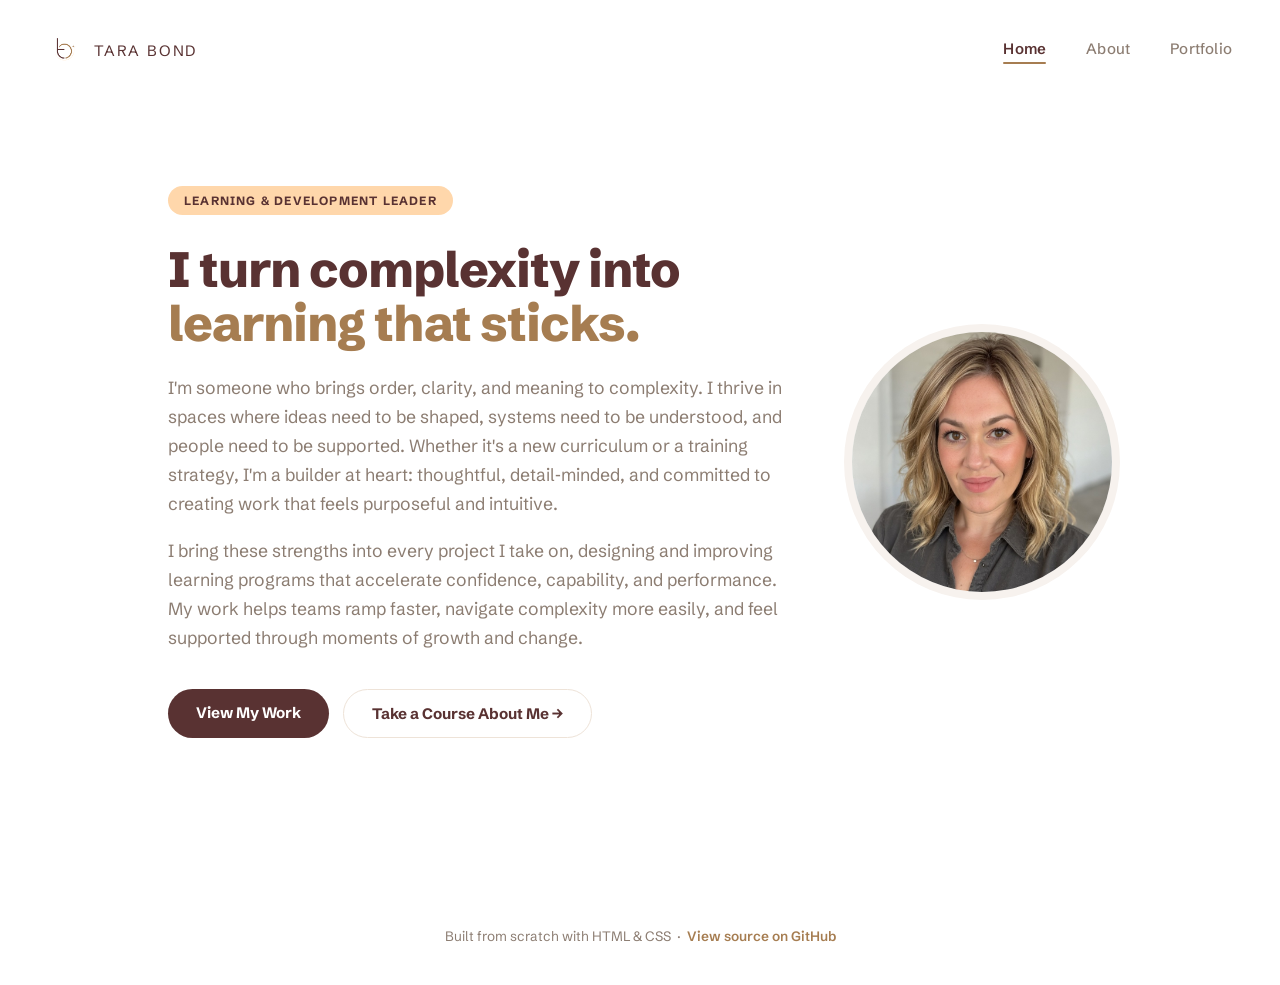
<file: index (2).html>
<!DOCTYPE html>
<html lang="en">
<head>
<meta charset="UTF-8">
<meta name="viewport" content="width=device-width, initial-scale=1.0">
<title>Tara Bond</title>
<link rel="preconnect" href="https://fonts.googleapis.com">
<link rel="preconnect" href="https://fonts.gstatic.com" crossorigin>
<link href="https://fonts.googleapis.com/css2?family=Schibsted+Grotesk:ital,wght@0,400..900;1,400..900&family=Instrument+Serif:ital@0;1&display=swap" rel="stylesheet">
<style>
  :root {
    --maroon: #593232;
    --tan: #a67d51;
    --cream: #f7f2ee;
    --blush: #ffd7ab;
    --paper: #ffffff;
    --text: #2b2320;
    --muted: #8c7d72;
    --border: #eee3d8;
  }

  * { box-sizing: border-box; }

  html, body {
    margin: 0;
    height: 100%;
    font-family: 'Schibsted Grotesk', Arial, sans-serif;
    background: var(--paper);
    color: var(--text);
    -webkit-font-smoothing: antialiased;
  }

  a { text-decoration: none; color: inherit; }

  /* Nav */
  nav {
    display: flex;
    align-items: center;
    justify-content: space-between;
    padding: 32px 48px;
  }
  nav .name {
    font-family: 'Schibsted Grotesk', Arial, sans-serif;
    font-weight: 400;
    font-size: 15px;
    letter-spacing: 1.8px;
    text-transform: uppercase;
    color: var(--maroon);
  }
  nav .links {
    display: flex;
    gap: 40px;
  }
  nav .links a {
    font-size: 15px;
    font-weight: 500;
    letter-spacing: 0.2px;
    color: var(--muted);
    position: relative;
    padding-bottom: 4px;
  }
  nav .links a.active {
    color: var(--maroon);
    font-weight: 600;
  }
  nav .links a.active::after {
    content: '';
    position: absolute;
    left: 0; right: 0; bottom: -2px;
    height: 2px;
    background: var(--tan);
    border-radius: 2px;
  }
  nav .links a:hover { color: var(--maroon); }

  @media (max-width: 640px) {
    nav { padding: 24px 24px; flex-direction: column; gap: 18px; align-items: flex-start; }
    nav .links { gap: 22px; }
  }

  /* Hero */
  main.hero {
    min-height: calc(100vh - 96px);
    display: flex;
    align-items: center;
    justify-content: center;
    gap: 64px;
    max-width: 1040px;
    margin: 0 auto;
    padding: 0 48px 80px;
  }
  .hero-text { flex: 1; max-width: 620px; }
  .hero-photo {
    flex-shrink: 0;
    width: 260px;
    height: 260px;
    border-radius: 50%;
    overflow: hidden;
    box-shadow: 0 0 0 8px var(--cream);
  }
  .hero-photo img {
    width: 100%;
    height: 100%;
    object-fit: cover;
    display: block;
  }
  main.hero .eyebrow {
    display: inline-block;
    background: var(--blush);
    color: var(--maroon);
    font-size: 12px;
    font-weight: 700;
    letter-spacing: 1.2px;
    text-transform: uppercase;
    padding: 7px 16px;
    border-radius: 30px;
    margin-bottom: 28px;
  }
  main.hero h1 {
    font-size: 3.1em;
    font-weight: 800;
    line-height: 1.1;
    letter-spacing: -1px;
    color: var(--maroon);
    margin: 0 0 22px;
  }
  main.hero h1 span {
    color: var(--tan);
  }
  main.hero p.lede {
    font-size: 1.1em;
    line-height: 1.65;
    color: var(--muted);
    margin: 0 0 18px;
  }
  main.hero p.lede:last-of-type {
    margin: 0 0 36px;
  }
  main.hero .cta-row {
    display: flex;
    gap: 14px;
    flex-wrap: wrap;
  }
  .btn {
    display: inline-block;
    padding: 14px 28px;
    border-radius: 30px;
    font-weight: 700;
    font-size: 0.95em;
    transition: opacity 0.15s, transform 0.15s;
  }
  .btn.primary {
    background: var(--maroon);
    color: white;
  }
  .btn.primary:hover { opacity: 0.88; transform: translateY(-1px); }
  .btn.secondary {
    background: transparent;
    color: var(--maroon);
    border: 1.5px solid var(--border);
  }
  .btn.secondary:hover { background: var(--cream); }

  @media (max-width: 780px) {
    main.hero { flex-direction: column-reverse; gap: 36px; padding: 40px 24px 60px; min-height: auto; }
    .hero-photo { width: 180px; height: 180px; }
    main.hero h1 { font-size: 2.3em; }
  }

  footer {
    text-align: center;
    color: var(--muted);
    font-size: 0.85em;
    padding: 24px 20px 40px;
  }
  footer a { font-weight: 600; color: var(--tan); }
</style>
</head>
<body>

<nav>
  <div style="display:flex; align-items:center; gap:10px;">
    <img src="logo.png" alt="Tara Bond logo" style="height:36px; width:auto; display:block;">
    <div class="name">Tara Bond</div>
  </div>
  <div class="links">
    <a href="index.html" class="active">Home</a>
    <a href="about.html">About</a>
    <a href="portfolio.html">Portfolio</a>
  </div>
</nav>

<main class="hero">
  <div class="hero-text">
    <span class="eyebrow">Learning &amp; Development Leader</span>
    <h1>I turn complexity into <span>learning that sticks.</span></h1>
    <p class="lede">I'm someone who brings order, clarity, and meaning to complexity. I thrive in spaces where ideas need to be shaped, systems need to be understood, and people need to be supported. Whether it's a new curriculum or a training strategy, I'm a builder at heart: thoughtful, detail&#8209;minded, and committed to creating work that feels purposeful and intuitive.</p>
    <p class="lede">I bring these strengths into every project I take on, designing and improving learning programs that accelerate confidence, capability, and performance. My work helps teams ramp faster, navigate complexity more easily, and feel supported through moments of growth and change.</p>
    <div class="cta-row">
      <a href="portfolio.html" class="btn primary">View My Work</a>
      <a href="about.html" class="btn secondary">Take a Course About Me →</a>
    </div>
  </div>
  <div class="hero-photo">
    <img src="tara-headshot.jpeg" alt="Tara Bond">
  </div>
</main>

<footer>
  Built from scratch with HTML &amp; CSS &nbsp;·&nbsp; <a href="https://github.com/taraneh-code" target="_blank">View source on GitHub</a>
</footer>

</body>
</html>
</file>
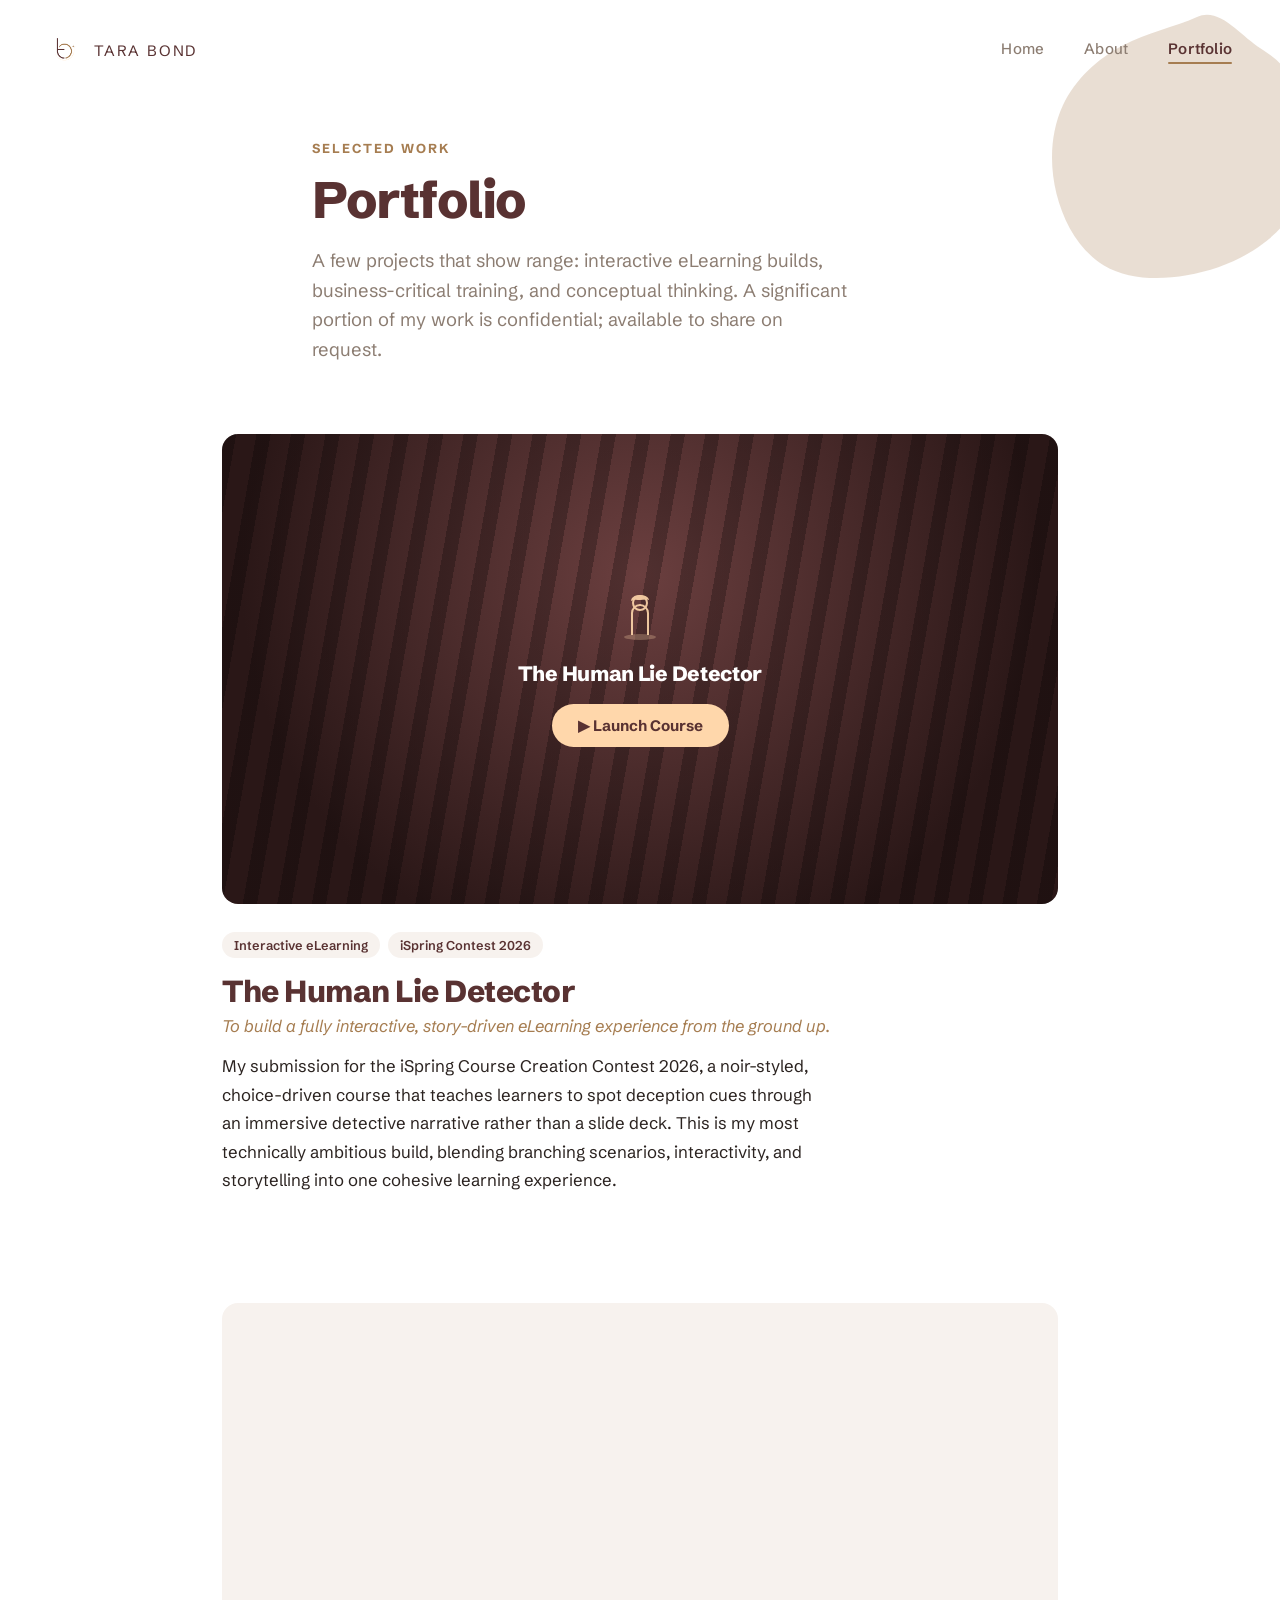
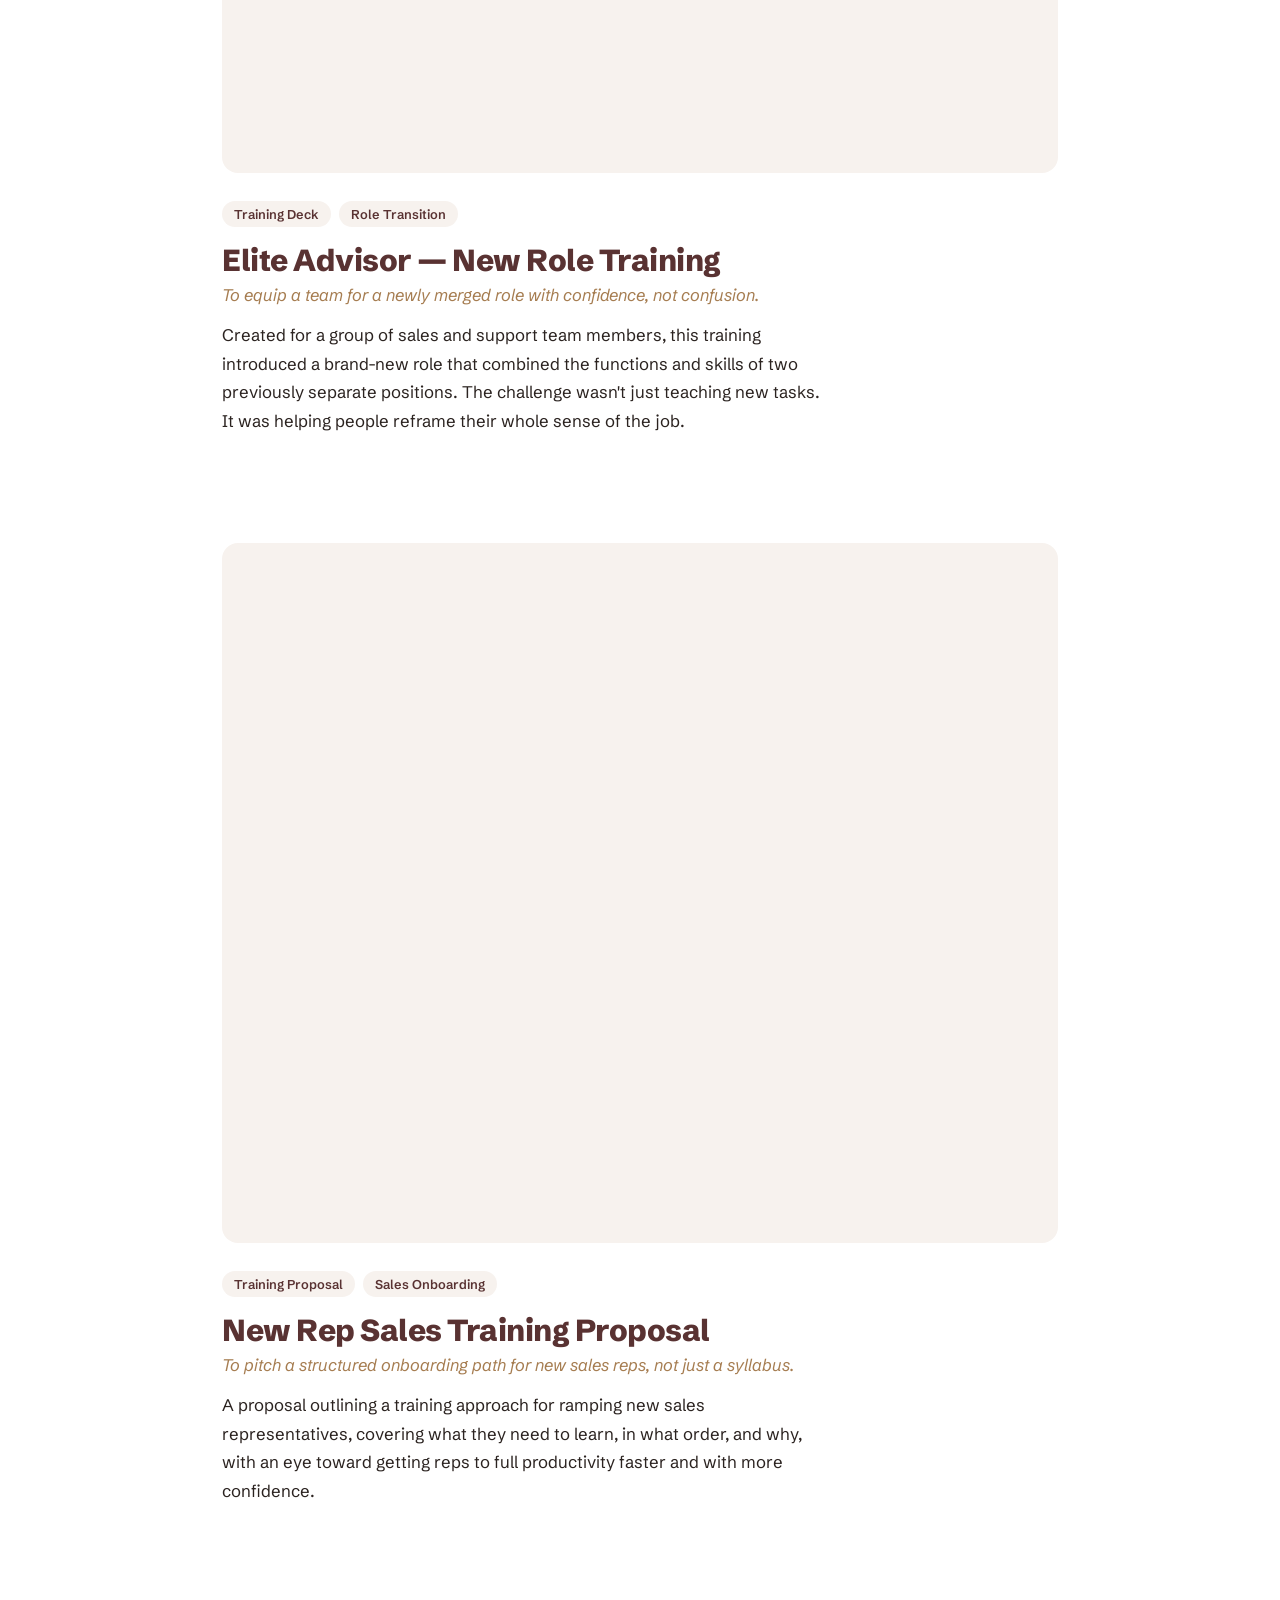
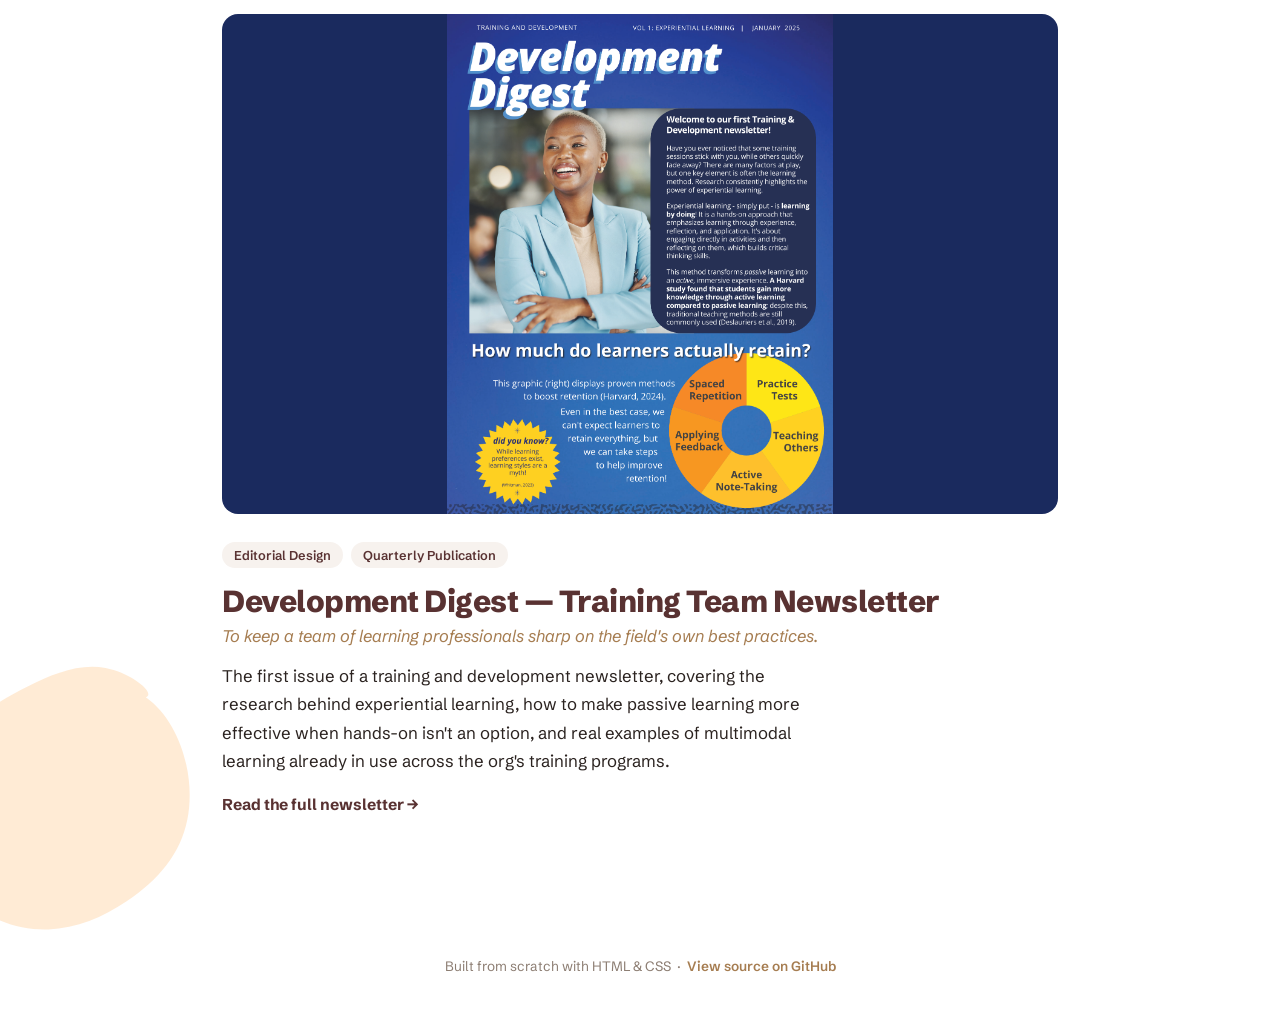
<file: portfolio (2).html>
<!DOCTYPE html>
<html lang="en">
<head>
<meta charset="UTF-8">
<meta name="viewport" content="width=device-width, initial-scale=1.0">
<title>Portfolio — Tara Bond</title>
<link rel="preconnect" href="https://fonts.googleapis.com">
<link rel="preconnect" href="https://fonts.gstatic.com" crossorigin>
<link href="https://fonts.googleapis.com/css2?family=Schibsted+Grotesk:ital,wght@0,400..900;1,400..900&display=swap" rel="stylesheet">
<style>
  :root {
    --maroon: #593232;
    --tan: #a67d51;
    --cream: #f7f2ee;
    --blush: #ffd7ab;
    --text: #2b2320;
    --muted: #8c7d72;
    --border: #eee3d8;
  }
  * { box-sizing: border-box; }
  html { position: relative; background: #ffffff; }
  body {
    margin: 0;
    font-family: 'Schibsted Grotesk', Arial, sans-serif;
    color: var(--text);
    -webkit-font-smoothing: antialiased;
  }
  a { text-decoration: none; color: inherit; }

  .bg-blob { position: absolute; z-index: -1; pointer-events: none; }
  .blob-1 { top: -30px; right: -90px; width: 360px; }
  .blob-2 { bottom: 40px; left: -100px; width: 340px; }
  @media (max-width: 640px) {
    .blob-1 { width: 200px; right: -70px; }
    .blob-2 { width: 190px; left: -70px; }
  }

  nav {
    display: flex;
    align-items: center;
    justify-content: space-between;
    padding: 32px 48px;
  }
  nav .name {
    font-weight: 400;
    font-size: 15px;
    letter-spacing: 1.8px;
    text-transform: uppercase;
    color: var(--maroon);
  }
  nav .links { display: flex; gap: 40px; }
  nav .links a {
    font-size: 15px;
    font-weight: 500;
    letter-spacing: 0.2px;
    color: var(--muted);
    padding-bottom: 4px;
    position: relative;
  }
  nav .links a.active { color: var(--maroon); font-weight: 600; }
  nav .links a.active::after {
    content: '';
    position: absolute;
    left: 0; right: 0; bottom: -2px;
    height: 2px;
    background: var(--tan);
    border-radius: 2px;
  }
  nav .links a:hover { color: var(--maroon); }

  @media (max-width: 640px) {
    nav { padding: 24px 24px; flex-direction: column; gap: 18px; align-items: flex-start; }
  }

  header.hero {
    max-width: 720px;
    margin: 0 auto;
    padding: 40px 32px 70px;
  }
  .kicker {
    font-size: 13px;
    font-weight: 700;
    letter-spacing: 2px;
    text-transform: uppercase;
    color: var(--tan);
    margin-bottom: 18px;
  }
  header.hero h1 {
    font-size: 3.2em;
    font-weight: 800;
    line-height: 1.02;
    letter-spacing: -1.5px;
    color: var(--maroon);
    margin: 0 0 20px;
  }
  header.hero p {
    font-size: 1.15em;
    line-height: 1.6;
    color: var(--muted);
    max-width: 540px;
    margin: 0;
  }

  .cases {
    max-width: 900px;
    margin: 0 auto;
    padding: 0 32px 120px;
    display: flex;
    flex-direction: column;
    gap: 90px;
  }

  .case {
    display: grid;
    grid-template-columns: 1fr;
    gap: 28px;
  }
  .case-media {
    width: 100%;
    aspect-ratio: 16/9;
    border-radius: 16px;
    background: var(--cream);
    display: flex;
    align-items: center;
    justify-content: center;
    overflow: hidden;
    position: relative;
  }
  .case-media img {
    width: 100%;
    height: 100%;
    object-fit: cover;
  }
  .case-media .placeholder-label {
    font-size: 0.85em;
    color: var(--muted);
    font-weight: 600;
    letter-spacing: 0.4px;
  }

  .case-body .tag-row {
    display: flex;
    gap: 8px;
    margin-bottom: 14px;
    flex-wrap: wrap;
  }
  .case-body .tag {
    background: var(--cream);
    color: var(--maroon);
    font-size: 0.8em;
    font-weight: 600;
    padding: 5px 12px;
    border-radius: 20px;
  }
  .case-body h2 {
    font-size: 1.9em;
    font-weight: 800;
    letter-spacing: -0.5px;
    color: var(--maroon);
    margin: 0 0 6px;
  }
  .case-body p.goal {
    font-style: italic;
    color: var(--tan);
    font-size: 1.05em;
    margin: 0 0 16px;
  }
  .case-body p.desc {
    font-size: 1.05em;
    line-height: 1.7;
    color: var(--text);
    margin: 0 0 18px;
    max-width: 600px;
  }
  .case-body a.view-link {
    font-weight: 700;
    color: var(--maroon);
    font-size: 0.98em;
    display: inline-flex;
    align-items: center;
    gap: 6px;
  }
  .case-body a.view-link:hover { color: var(--tan); }

  footer {
    text-align: center;
    color: var(--muted);
    font-size: 0.85em;
    padding: 24px 20px 40px;
  }
  footer a { font-weight: 600; color: var(--tan); }
  .launch-card {
    position: relative;
    background: radial-gradient(circle at 50% 30%, #6b3f3f, #2a1717 75%);
    display: flex;
    flex-direction: column;
    align-items: center;
    justify-content: center;
    gap: 18px;
    color: white;
    text-align: center;
    padding: 20px;
    overflow: hidden;
  }
  .launch-card::before {
    content: '';
    position: absolute;
    inset: 0;
    background: repeating-linear-gradient(
      100deg,
      rgba(0,0,0,0.25) 0px,
      rgba(0,0,0,0.25) 14px,
      transparent 14px,
      transparent 34px
    );
    pointer-events: none;
  }
  .launch-card > * { position: relative; z-index: 1; }
  .launch-card .noir-icon { opacity: 0.9; }
  .launch-btn {
    display: inline-flex;
    align-items: center;
    gap: 8px;
    background: var(--blush);
    color: var(--maroon);
    font-weight: 700;
    font-size: 0.95em;
    padding: 12px 26px;
    border-radius: 30px;
    transition: opacity 0.15s, transform 0.15s;
  }
  .launch-btn:hover { opacity: 0.9; transform: translateY(-1px); }
</style>
</head>
<body>

<svg class="bg-blob blob-1" viewBox="0 0 200 200" xmlns="http://www.w3.org/2000/svg">
  <path fill="#a67d51" opacity="0.25" d="M39.5,-56.3C51.3,-49.1,60.8,-37.6,65.6,-24.2C70.4,-10.8,70.5,4.5,65.9,18.1C61.3,31.7,52,43.6,40.1,52.4C28.2,61.2,13.7,66.9,-1.8,69.6C-17.3,72.3,-34.6,72,-47.8,64.1C-61,56.2,-70.1,40.7,-74.2,24.1C-78.3,7.5,-77.4,-10.2,-70.6,-24.8C-63.8,-39.4,-51.1,-50.9,-37.4,-58.1C-23.7,-65.3,-8.9,-68.2,3.9,-73.9C16.7,-79.6,27.7,-63.5,39.5,-56.3Z" transform="translate(100 100)"/>
</svg>
<svg class="bg-blob blob-2" viewBox="0 0 200 200" xmlns="http://www.w3.org/2000/svg">
  <path fill="#ffd7ab" opacity="0.5" d="M44.6,-63.4C56.9,-54.7,64.9,-39.5,68.4,-23.7C71.9,-7.9,70.9,8.5,64.6,22.4C58.3,36.3,46.7,47.7,33.1,56.8C19.5,65.9,3.9,72.7,-12.8,73.2C-29.5,73.7,-47.3,67.9,-58.9,56.1C-70.5,44.3,-75.9,26.5,-76.8,8.9C-77.7,-8.7,-74.1,-26.1,-64.8,-39.4C-55.5,-52.7,-40.5,-61.9,-25.2,-69.6C-9.9,-77.3,5.7,-83.5,20.9,-80.6C36.1,-77.7,50.9,-65.7,44.6,-63.4Z" transform="translate(100 100)"/>
</svg>

<nav>
  <div style="display:flex; align-items:center; gap:10px;">
    <img src="logo.png" alt="Tara Bond logo" style="height:36px; width:auto; display:block;">
    <div class="name">Tara Bond</div>
  </div>
  <div class="links">
    <a href="index.html">Home</a>
    <a href="about.html">About</a>
    <a href="portfolio.html" class="active">Portfolio</a>
  </div>
</nav>

<header class="hero">
  <div class="kicker">Selected Work</div>
  <h1>Portfolio</h1>
  <p>A few projects that show range: interactive eLearning builds, business-critical training, and conceptual thinking. A significant portion of my work is confidential; available to share on request.</p>
</header>

<div class="cases">

  <div class="case">
    <div class="case-media launch-card">
      <svg width="52" height="52" viewBox="0 0 52 52" fill="none" xmlns="http://www.w3.org/2000/svg" class="noir-icon">
        <ellipse cx="26" cy="46" rx="16" ry="3" fill="#ffd7ab" opacity="0.3"/>
        <path d="M18 44V22c0-4.4 3.6-8 8-8s8 3.6 8 8v22" stroke="#ffd7ab" stroke-width="2"/>
        <circle cx="26" cy="12" r="7" stroke="#ffd7ab" stroke-width="2"/>
        <path d="M17 10c0-3 3-6 9-6s9 3 9 5c-3-1-6 0-9 0s-6-1-9 1z" fill="#ffd7ab"/>
      </svg>
      <div style="font-size:1.3em; font-weight:800; letter-spacing:-0.3px;">The Human Lie Detector</div>
      <a href="https://course-contest2026.ispring.com/app/preview/83e668cc-1f11-11f1-b0bc-fe335b225611" target="_blank" class="launch-btn">▶ Launch Course</a>
    </div>
    <div class="case-body">
      <div class="tag-row">
        <span class="tag">Interactive eLearning</span>
        <span class="tag">iSpring Contest 2026</span>
      </div>
      <h2>The Human Lie Detector</h2>
      <p class="goal">To build a fully interactive, story-driven eLearning experience from the ground up.</p>
      <p class="desc">My submission for the iSpring Course Creation Contest 2026, a noir-styled, choice-driven course that teaches learners to spot deception cues through an immersive detective narrative rather than a slide deck. This is my most technically ambitious build, blending branching scenarios, interactivity, and storytelling into one cohesive learning experience.</p>
    </div>
  </div>

  <div class="case">
    <div class="case-media">
      <iframe src="https://docs.google.com/presentation/d/e/2PACX-1vQBZOrB1QRXa53CJPYq36-AFSZYyQoOnvQQ6VZd3kjXOyjinZIkUI4AQLgjQHecU9zX5qkw6IjVJgZ9/pubembed?start=false&loop=false&delayms=3000" style="width:100%; height:100%; border:0;" allowfullscreen="true" mozallowfullscreen="true" webkitallowfullscreen="true"></iframe>
    </div>
    <div class="case-body">
      <div class="tag-row">
        <span class="tag">Training Deck</span>
        <span class="tag">Role Transition</span>
      </div>
      <h2>Elite Advisor — New Role Training</h2>
      <p class="goal">To equip a team for a newly merged role with confidence, not confusion.</p>
      <p class="desc">Created for a group of sales and support team members, this training introduced a brand-new role that combined the functions and skills of two previously separate positions. The challenge wasn't just teaching new tasks. It was helping people reframe their whole sense of the job.</p>
    </div>
  </div>

  <div class="case">
    <div class="case-media" style="aspect-ratio: auto; height: 700px;">
      <iframe src="https://docs.google.com/document/d/e/2PACX-1vSUKPyDu_NK3P7Dm5Lgy4vUD2anvn_yyXw9ZTjf7QkxP6skkN8DrBOudHKpdgfvWbguC5Hidsb0RZ1D/pub?embedded=true" style="width:100%; height:100%; border:0;"></iframe>
    </div>
    <div class="case-body">
      <div class="tag-row">
        <span class="tag">Training Proposal</span>
        <span class="tag">Sales Onboarding</span>
      </div>
      <h2>New Rep Sales Training Proposal</h2>
      <p class="goal">To pitch a structured onboarding path for new sales reps, not just a syllabus.</p>
      <p class="desc">A proposal outlining a training approach for ramping new sales representatives, covering what they need to learn, in what order, and why, with an eye toward getting reps to full productivity faster and with more confidence.</p>
    </div>
  </div>

  <div class="case">
    <div class="case-media" style="aspect-ratio: auto; height: 500px; background: #1a2a5e;">
      <img src="newsletter-cover.png" alt="Development Digest newsletter cover" style="width:100%; height:100%; object-fit: contain;">
    </div>
    <div class="case-body">
      <div class="tag-row">
        <span class="tag">Editorial Design</span>
        <span class="tag">Quarterly Publication</span>
      </div>
      <h2>Development Digest — Training Team Newsletter</h2>
      <p class="goal">To keep a team of learning professionals sharp on the field's own best practices.</p>
      <p class="desc">The first issue of a training and development newsletter, covering the research behind experiential learning, how to make passive learning more effective when hands-on isn't an option, and real examples of multimodal learning already in use across the org's training programs.</p>
      <a href="newsletter.pdf" target="_blank" class="view-link">Read the full newsletter →</a>
    </div>
  </div>

</div>

<footer>
  Built from scratch with HTML &amp; CSS &nbsp;·&nbsp; <a href="https://github.com/taraneh-code" target="_blank">View source on GitHub</a>
</footer>

</body>
</html>
</file>
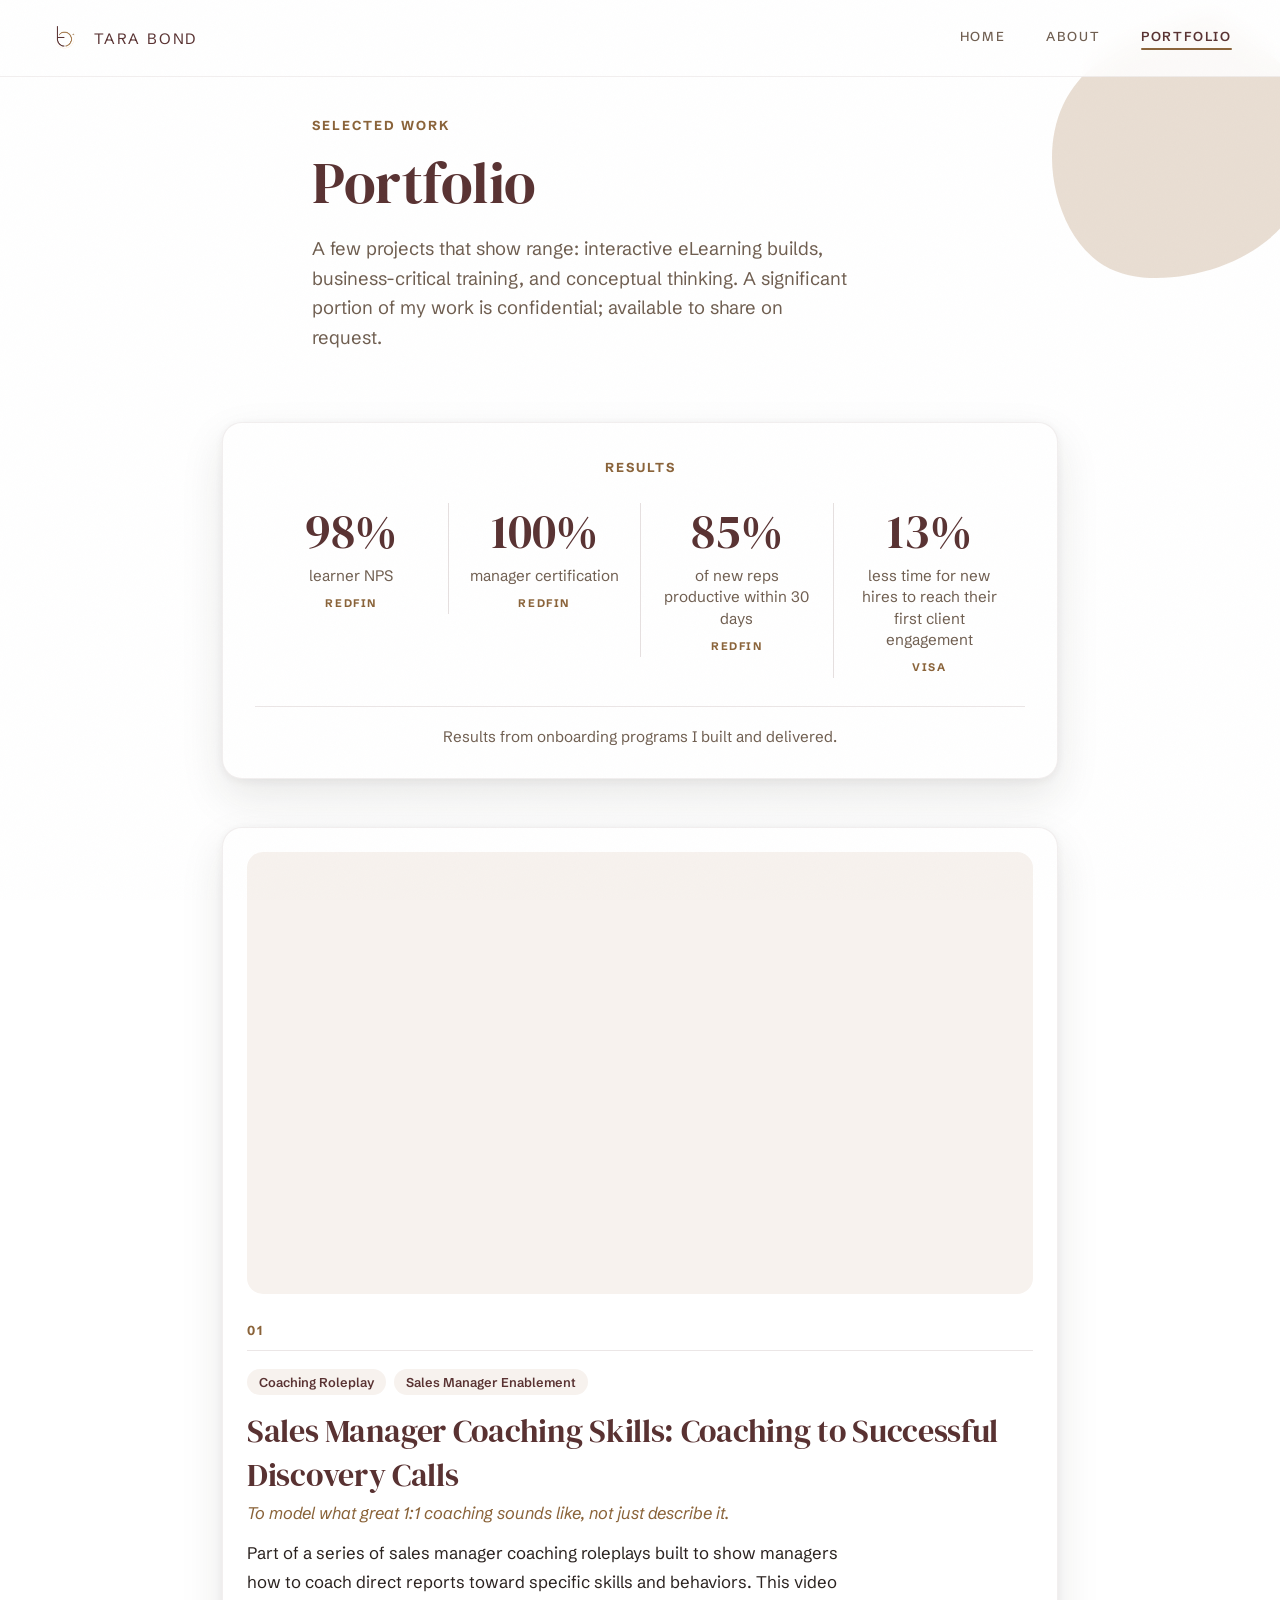
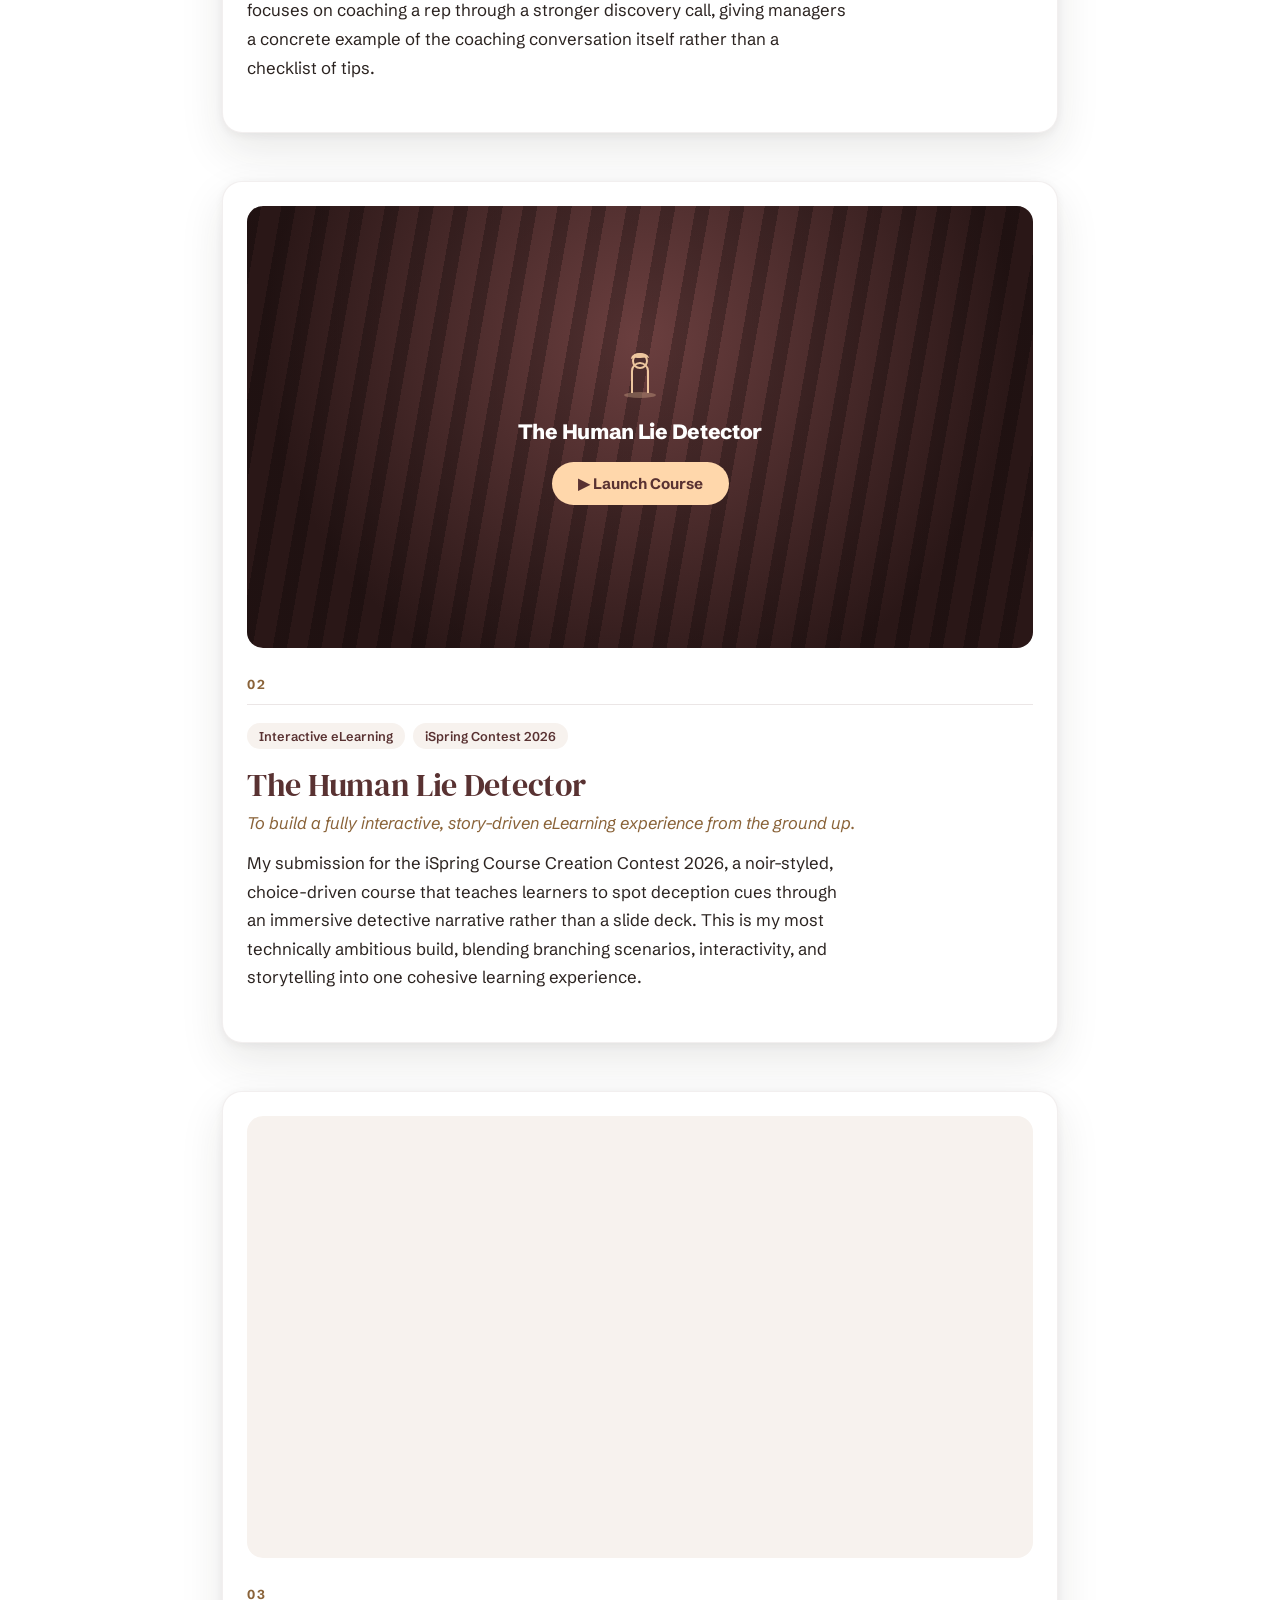
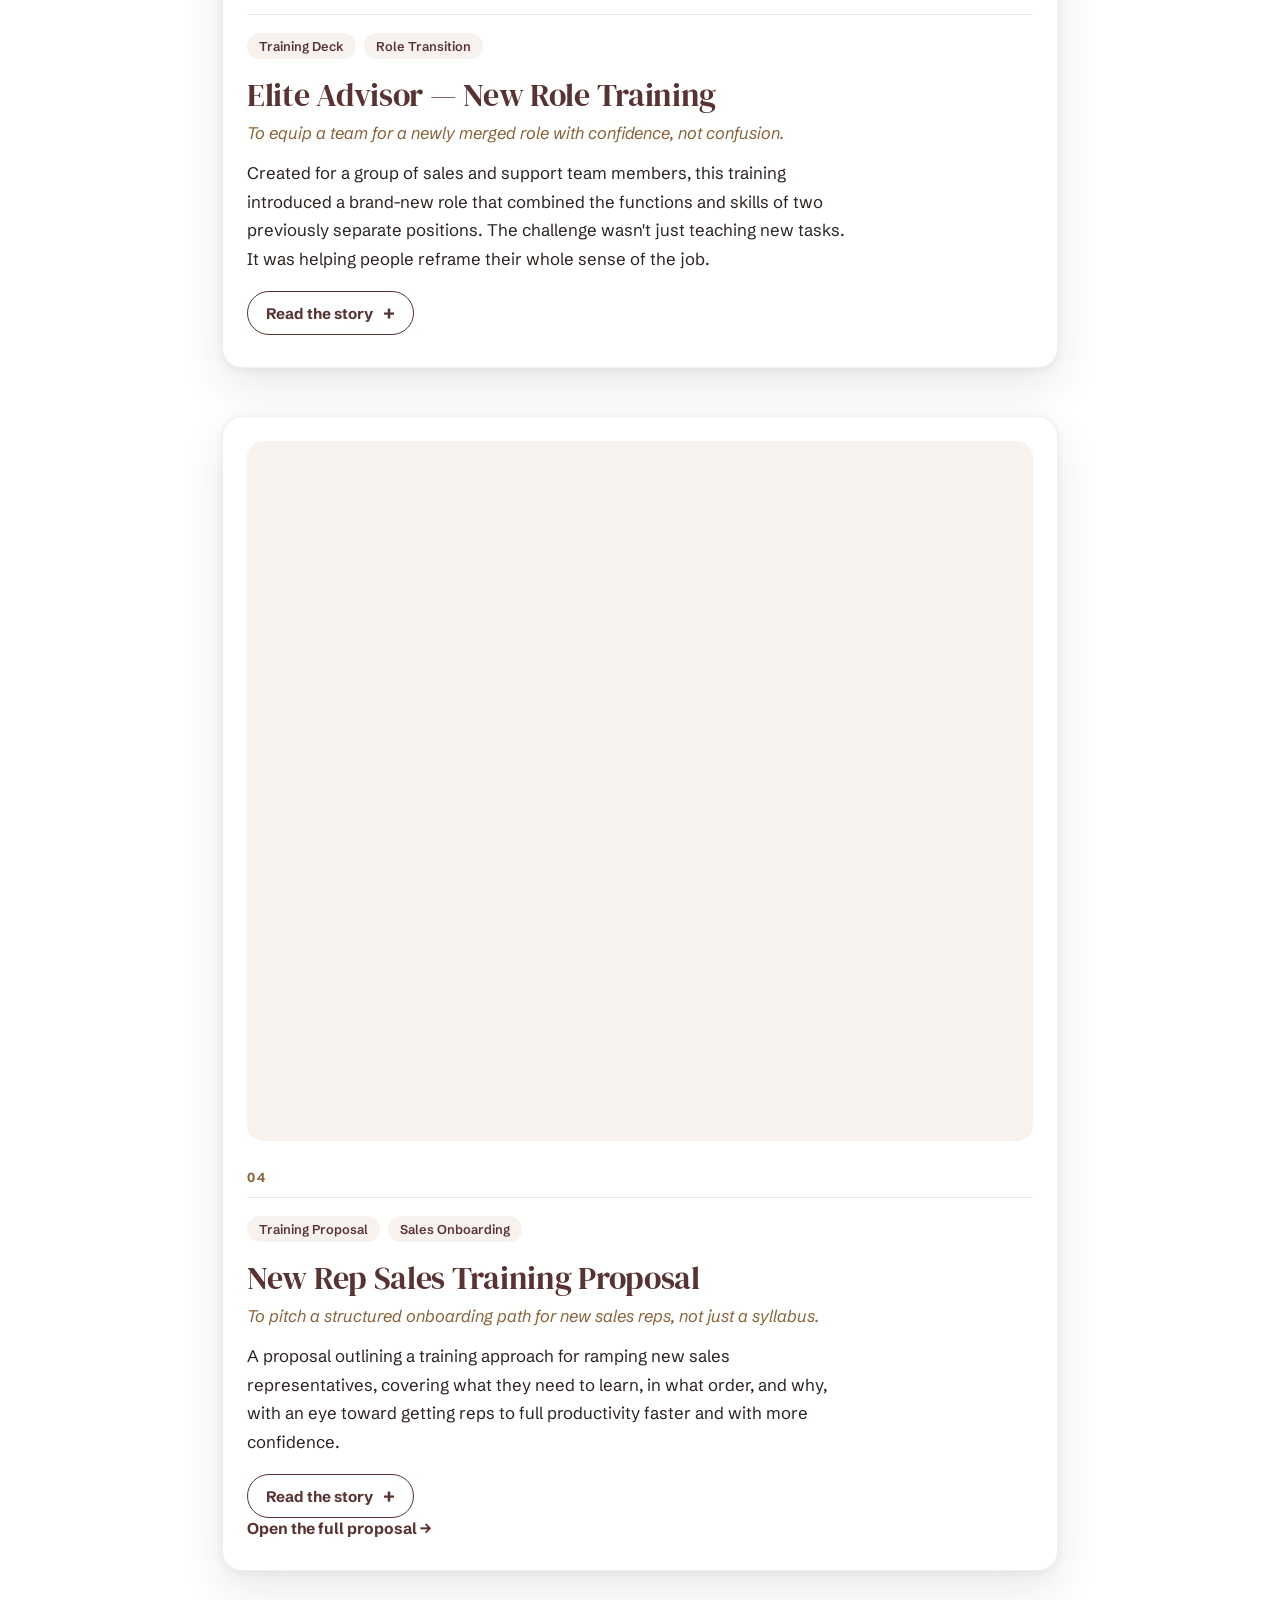
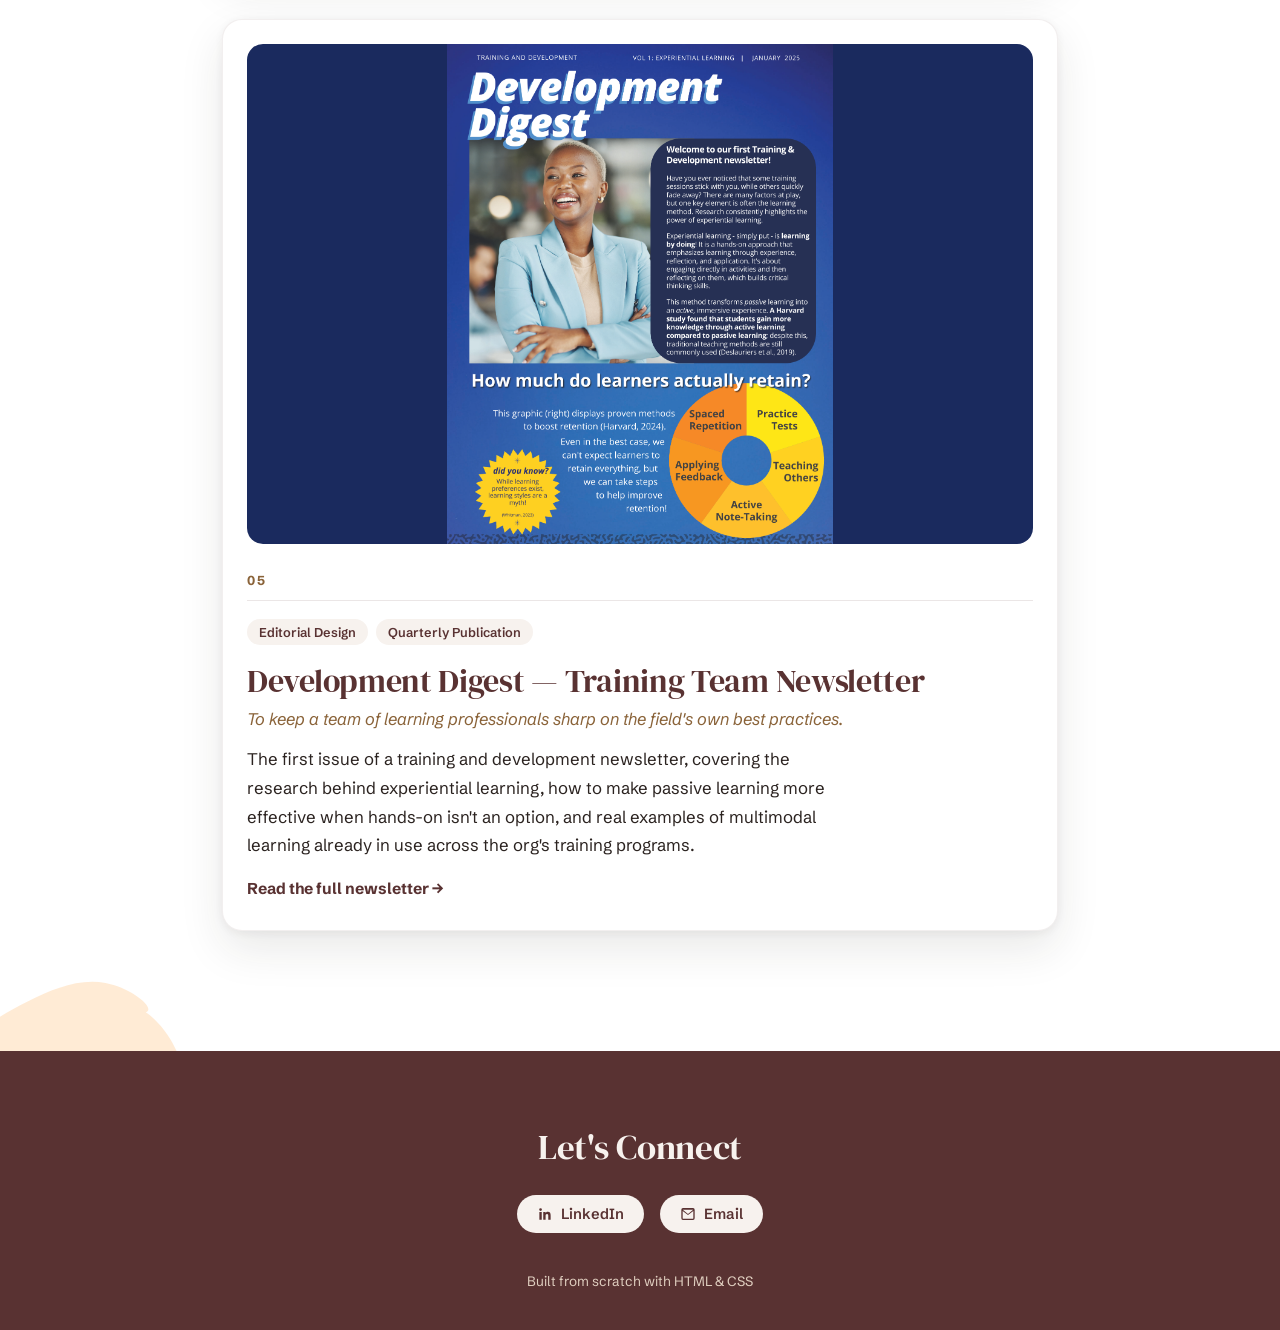
<file: portfolio.html>
<!DOCTYPE html>
<html lang="en">
<head>
<meta charset="UTF-8">
<meta name="viewport" content="width=device-width, initial-scale=1.0">
<link rel="icon" type="image/png" href="logo.png">
<meta name="theme-color" content="#593232">
<title>Portfolio — Tara Bond</title>
<meta property="og:title" content="Portfolio — Tara Bond">
<meta property="og:description" content="Selected work from Tara Bond: interactive eLearning builds, business-critical training, and editorial design.">
<meta property="og:image" content="https://taraneh-code.github.io/share-image.png">
<meta property="og:image:width" content="1200">
<meta property="og:image:height" content="630">
<meta property="og:image:alt" content="Tara Bond: I turn complexity into learning that sticks.">
<meta property="og:url" content="https://taraneh-code.github.io/portfolio.html">
<meta property="og:type" content="website">
<meta name="twitter:card" content="summary_large_image">
<meta name="twitter:title" content="Portfolio — Tara Bond">
<meta name="twitter:description" content="Selected work from Tara Bond: interactive eLearning builds, business-critical training, and editorial design.">
<meta name="twitter:image" content="https://taraneh-code.github.io/share-image.png">
<link rel="preconnect" href="https://fonts.googleapis.com">
<link rel="preconnect" href="https://fonts.gstatic.com" crossorigin>
<link href="https://fonts.googleapis.com/css2?family=Schibsted+Grotesk:ital,wght@0,400..900;1,400..900&family=DM+Serif+Display:ital@0;1&display=swap" rel="stylesheet">
<link rel="stylesheet" href="portfolio.css">
</head>
<body>

<a href="#main-content" class="skip-link">Skip to main content</a>

<svg class="bg-blob blob-1" aria-hidden="true" viewBox="0 0 200 200" xmlns="http://www.w3.org/2000/svg">
  <path fill="#a67d51" opacity="0.25" d="M39.5,-56.3C51.3,-49.1,60.8,-37.6,65.6,-24.2C70.4,-10.8,70.5,4.5,65.9,18.1C61.3,31.7,52,43.6,40.1,52.4C28.2,61.2,13.7,66.9,-1.8,69.6C-17.3,72.3,-34.6,72,-47.8,64.1C-61,56.2,-70.1,40.7,-74.2,24.1C-78.3,7.5,-77.4,-10.2,-70.6,-24.8C-63.8,-39.4,-51.1,-50.9,-37.4,-58.1C-23.7,-65.3,-8.9,-68.2,3.9,-73.9C16.7,-79.6,27.7,-63.5,39.5,-56.3Z" transform="translate(100 100)"/>
</svg>
<svg class="bg-blob blob-2" aria-hidden="true" viewBox="0 0 200 200" xmlns="http://www.w3.org/2000/svg">
  <path fill="#ffd7ab" opacity="0.5" d="M44.6,-63.4C56.9,-54.7,64.9,-39.5,68.4,-23.7C71.9,-7.9,70.9,8.5,64.6,22.4C58.3,36.3,46.7,47.7,33.1,56.8C19.5,65.9,3.9,72.7,-12.8,73.2C-29.5,73.7,-47.3,67.9,-58.9,56.1C-70.5,44.3,-75.9,26.5,-76.8,8.9C-77.7,-8.7,-74.1,-26.1,-64.8,-39.4C-55.5,-52.7,-40.5,-61.9,-25.2,-69.6C-9.9,-77.3,5.7,-83.5,20.9,-80.6C36.1,-77.7,50.9,-65.7,44.6,-63.4Z" transform="translate(100 100)"/>
</svg>

<nav>
  <div style="display:flex; align-items:center; gap:10px;">
    <img src="logo.png" alt="Tara Bond logo" style="height:36px; width:auto; display:block;">
    <div class="name">Tara Bond</div>
  </div>
  <div class="links">
    <a href="index.html">Home</a>
    <a href="about.html">About</a>
    <a href="portfolio.html" class="active">Portfolio</a>
  </div>
</nav>

<main id="main-content">
<header class="hero">
  <div class="kicker">Selected Work</div>
  <h1>Portfolio</h1>
  <p>A few projects that show range: interactive eLearning builds, business-critical training, and conceptual thinking. A significant portion of my work is confidential; available to share on request.</p>
</header>

<!-- Results: outcomes from the programs I built and delivered -->
<section class="results-wrap" aria-label="Results">
  <div class="results-card">
    <p class="results-kicker">Results</p>
    <ul class="results-grid">
      <li><span class="stat">98%</span><span class="stat-label">learner NPS</span><span class="stat-source">Redfin</span></li>
      <li><span class="stat">100%</span><span class="stat-label">manager certification</span><span class="stat-source">Redfin</span></li>
      <li><span class="stat">85%</span><span class="stat-label">of new reps productive within 30 days</span><span class="stat-source">Redfin</span></li>
      <li><span class="stat">13%</span><span class="stat-label">less time for new hires to reach their first client engagement</span><span class="stat-source">Visa</span></li>
    </ul>
    <p class="results-note">Results from onboarding programs I built and delivered.</p>
  </div>
</section>

<div class="cases">

  <div class="case">
    <div class="case-media" style="aspect-ratio: auto;">
      <div style="position: relative; overflow: hidden; aspect-ratio: 1920/1080; width: 100%;"><iframe src="https://share.synthesia.io/embeds/videos/eafc4b91-360f-4825-b67d-930056ffbdf6" loading="lazy" title="Synthesia video player - Sales Manager Coaching Skills: Successful Discovery Calls" allowfullscreen allow="encrypted-media; fullscreen; microphone; screen-wake-lock;" style="position: absolute; width: 100%; height: 100%; top: 0; left: 0; border: none; padding: 0; margin: 0; overflow:hidden;"></iframe></div>
    </div>
    <div class="case-body">
      <div class="tag-row">
        <span class="tag">Coaching Roleplay</span>
        <span class="tag">Sales Manager Enablement</span>
      </div>
      <h2>Sales Manager Coaching Skills: Coaching to Successful Discovery Calls</h2>
      <p class="goal">To model what great 1:1 coaching sounds like, not just describe it.</p>
      <p class="desc">Part of a series of sales manager coaching roleplays built to show managers how to coach direct reports toward specific skills and behaviors. This video focuses on coaching a rep through a stronger discovery call, giving managers a concrete example of the coaching conversation itself rather than a checklist of tips.</p>
    </div>
  </div>

  <div class="case">
    <div class="case-media launch-card">
      <svg width="52" height="52" viewBox="0 0 52 52" fill="none" xmlns="http://www.w3.org/2000/svg" class="noir-icon" aria-hidden="true">
        <ellipse cx="26" cy="46" rx="16" ry="3" fill="#ffd7ab" opacity="0.3"/>
        <path d="M18 44V22c0-4.4 3.6-8 8-8s8 3.6 8 8v22" stroke="#ffd7ab" stroke-width="2"/>
        <circle cx="26" cy="12" r="7" stroke="#ffd7ab" stroke-width="2"/>
        <path d="M17 10c0-3 3-6 9-6s9 3 9 5c-3-1-6 0-9 0s-6-1-9 1z" fill="#ffd7ab"/>
      </svg>
      <div style="font-size:1.3em; font-weight:800; letter-spacing:-0.3px;">The Human Lie Detector</div>
      <a href="https://course-contest2026.ispring.com/app/preview/83e668cc-1f11-11f1-b0bc-fe335b225611" target="_blank" class="launch-btn">▶ Launch Course</a>
    </div>
    <div class="case-body">
      <div class="tag-row">
        <span class="tag">Interactive eLearning</span>
        <span class="tag">iSpring Contest 2026</span>
      </div>
      <h2>The Human Lie Detector</h2>
      <p class="goal">To build a fully interactive, story-driven eLearning experience from the ground up.</p>
      <p class="desc">My submission for the iSpring Course Creation Contest 2026, a noir-styled, choice-driven course that teaches learners to spot deception cues through an immersive detective narrative rather than a slide deck. This is my most technically ambitious build, blending branching scenarios, interactivity, and storytelling into one cohesive learning experience.</p>
    </div>
  </div>

  <div class="case">
    <div class="case-media">
      <iframe src="https://docs.google.com/presentation/d/e/2PACX-1vQBZOrB1QRXa53CJPYq36-AFSZYyQoOnvQQ6VZd3kjXOyjinZIkUI4AQLgjQHecU9zX5qkw6IjVJgZ9/pubembed?start=false&loop=false&delayms=3000" loading="lazy" title="Elite Advisor New Role Training slide deck" style="width:100%; height:100%; border:0;" allowfullscreen="true" mozallowfullscreen="true" webkitallowfullscreen="true"></iframe>
    </div>
    <div class="case-body">
      <div class="tag-row">
        <span class="tag">Training Deck</span>
        <span class="tag">Role Transition</span>
      </div>
      <h2>Elite Advisor — New Role Training</h2>
      <p class="goal">To equip a team for a newly merged role with confidence, not confusion.</p>
      <p class="desc">Created for a group of sales and support team members, this training introduced a brand-new role that combined the functions and skills of two previously separate positions. The challenge wasn't just teaching new tasks. It was helping people reframe their whole sense of the job.</p>
      <details class="story">
        <summary>Read the story</summary>
        <div class="story-body">
          <h3>The problem</h3>
          <p>High-end buyers who requested a first home showing got templated confirmations and often didn't speak to a person until the showing itself. More than half of those first showings were canceled.</p>
          <h3>What I did</h3>
          <p>I built the training for a pilot team in a brand-new role, the Elite Advisor, which combined the work of two separate positions: showing coordinator and sales advisor. I delivered it live and in person to the pilot group.</p>
          <h3>How I designed it</h3>
          <ul>
            <li><strong>Identity before tasks.</strong> The role is built around five named strengths (Tour Titan, Master of Communication, Elevated Experience Orchestrator, Connoisseur, and Seamless Customer Concierge), so people learn who they're becoming before what they're doing.</li>
            <li><strong>Discovery before instruction.</strong> Early on, I ask the group what sets the Ritz-Carlton apart from the Holiday Inn when both offer a room and a bed. They work out what "white glove" means for themselves.</li>
            <li><strong>Practice, not just explanation.</strong> Participants write their own opening and say it aloud, then role-play rapport-building with customer scripts, then practice writing the handoff to the agent from templates.</li>
            <li><strong>Clear contrast with the old jobs.</strong> Two "what's different" sections show showing coordinators and sales advisors exactly what changes for each. For example, the new role cross-sells but doesn't schedule.</li>
            <li><strong>The real workflow, in the real tools.</strong> A step-by-step walkthrough runs from the queue through pre-contact review, outreach, booking, and warm handoff, with a hands-on demo and practice.</li>
          </ul>
          <h3>The result</h3>
          <p>I delivered the training live to the pilot group. It shows how I turn a role change into training that starts with identity and ends with practice in the real tools.</p>
        </div>
      </details>
    </div>
  </div>

  <div class="case">
    <div class="case-media doc-embed">
      <iframe src="https://docs.google.com/document/d/e/2PACX-1vSUKPyDu_NK3P7Dm5Lgy4vUD2anvn_yyXw9ZTjf7QkxP6skkN8DrBOudHKpdgfvWbguC5Hidsb0RZ1D/pub?embedded=true" loading="lazy" title="New Rep Sales Training Proposal document" style="width:100%; height:100%; border:0;"></iframe>
    </div>
    <div class="case-body">
      <div class="tag-row">
        <span class="tag">Training Proposal</span>
        <span class="tag">Sales Onboarding</span>
      </div>
      <h2>New Rep Sales Training Proposal</h2>
      <p class="goal">To pitch a structured onboarding path for new sales reps, not just a syllabus.</p>
      <p class="desc">A proposal outlining a training approach for ramping new sales representatives, covering what they need to learn, in what order, and why, with an eye toward getting reps to full productivity faster and with more confidence.</p>
      <details class="story">
        <summary>Read the story</summary>
        <div class="story-body">
          <h3>The problem</h3>
          <p>A national B2B sales organization needed new reps to ramp faster and get core skills in place early, without hurting performance or job satisfaction. (Confidential: the organization is kept anonymous.)</p>
          <h3>What I did</h3>
          <p>I wrote the plan I would use to build a national sales enablement onboarding and strategy: a structured 90-day path with clear checkpoints, owners, and goals.</p>
          <h3>How I designed it</h3>
          <ul>
            <li><strong>A simple frame.</strong> The program is organized around four Cs: Compliance, Clarification, Culture, and Connection. That keeps what reps learn clear and the sequence easy for managers to follow.</li>
            <li><strong>Mostly on the job.</strong> The first two weeks split roughly half instructor-led and half self-paced, with e-learning, call listening, and CRM sandbox practice. After that, learning moves into the role and support tapers over time.</li>
            <li><strong>Support from three people.</strong> Each rep works with a manager, a peer mentor, and a trainer through weekly 1:1s, coaching sessions, and office hours. Shadowing runs both ways: reps shadow peers, then peers shadow the rep.</li>
            <li><strong>Three stages with clear targets.</strong> Absorb (30 days), Practice (60 days, at 75% of target), and Internalize (90 days, meeting conversion goals).</li>
            <li><strong>Visible progress.</strong> Progress reports at Week 1, Week 2, and Days 30, 60, and 90 show managers problems early.</li>
          </ul>
          <h3>The result</h3>
          <p>This is a proposal, so there are no results to report. It shows how I plan and structure enablement at scale: how to build it, how to support it, and how to measure it.</p>
        </div>
      </details>
      <!-- Mobile-friendly way to read the full document without scrolling inside the small frame -->
      <a href="https://docs.google.com/document/d/e/2PACX-1vSUKPyDu_NK3P7Dm5Lgy4vUD2anvn_yyXw9ZTjf7QkxP6skkN8DrBOudHKpdgfvWbguC5Hidsb0RZ1D/pub" target="_blank" rel="noopener" class="view-link">Open the full proposal →</a>
    </div>
  </div>

  <div class="case">
    <div class="case-media newsletter-media">
      <img src="newsletter-cover.png" alt="Development Digest newsletter cover" loading="lazy" decoding="async">
    </div>
    <div class="case-body">
      <div class="tag-row">
        <span class="tag">Editorial Design</span>
        <span class="tag">Quarterly Publication</span>
      </div>
      <h2>Development Digest — Training Team Newsletter</h2>
      <p class="goal">To keep a team of learning professionals sharp on the field's own best practices.</p>
      <p class="desc">The first issue of a training and development newsletter, covering the research behind experiential learning, how to make passive learning more effective when hands-on isn't an option, and real examples of multimodal learning already in use across the org's training programs.</p>
      <a href="newsletter.pdf" target="_blank" class="view-link">Read the full newsletter →</a>
    </div>
  </div>

</div>

</main>

<div class="connect-footer">
  <h3>Let's Connect</h3>
  <div class="connect-links">
    <a href="https://www.linkedin.com/in/taraneh-tara-bond" target="_blank" class="connect-link">
      <svg width="16" height="16" viewBox="0 0 24 24" fill="currentColor" aria-hidden="true"><path d="M20.45 20.45h-3.55v-5.57c0-1.33-.02-3.03-1.85-3.03-1.85 0-2.14 1.45-2.14 2.94v5.66H9.36V9h3.41v1.56h.05c.47-.9 1.63-1.85 3.36-1.85 3.6 0 4.27 2.37 4.27 5.45v6.29zM5.34 7.43a2.06 2.06 0 1 1 0-4.12 2.06 2.06 0 0 1 0 4.12zM7.12 20.45H3.56V9h3.56v11.45z"/></svg>
      LinkedIn
    </a>
    <a href="mailto:bondtaraneh@gmail.com" class="connect-link">
      <svg width="16" height="16" viewBox="0 0 24 24" fill="currentColor" aria-hidden="true"><path d="M2 5.5A2.5 2.5 0 0 1 4.5 3h15A2.5 2.5 0 0 1 22 5.5v13a2.5 2.5 0 0 1-2.5 2.5h-15A2.5 2.5 0 0 1 2 18.5v-13zm2.2.3 7.8 6.1 7.8-6.1H4.2zM20 7.4l-8 6.27L4 7.4v11.1c0 .28.22.5.5.5h15c.28 0 .5-.22.5-.5V7.4z"/></svg>
      Email
    </a>
  </div>
</div>

<footer class="credit">
  Built from scratch with HTML &amp; CSS
</footer>

<script>
  console.log('%cHey, curious minds welcome.', 'color:#593232; font-size:16px; font-weight:bold;');
  console.log('%cThis whole site is hand-coded HTML, CSS, and JS — no framework, no build step. View source, poke around, or say hi: bondtaraneh@gmail.com', 'color:#8a6339; font-size:13px;');
</script>

<script src="cursor.js" defer></script>
</body>
</html>
</file>
<file: index.css>
/* index.css: styles for index.html (the colors and fonts are defined as variables in :root below) */

:root {
  --maroon: #593232;
  --tan: #8a6339;
  --cream: #f7f2ee;
  --blush: #ffd7ab;
  --paper: #ffffff;
  --text: #2b2320;
  --muted: #6f5e50;
  --border: #eee3d8;
}

* { box-sizing: border-box; }

html, body {
  margin: 0;
  height: 100%;
  font-family: 'Schibsted Grotesk', Arial, sans-serif;
  background: var(--paper);
  color: var(--text);
  -webkit-font-smoothing: antialiased;
  overflow-x: hidden;
  overflow-x: clip; /* clip (unlike hidden) keeps the sticky nav working */
}

a { text-decoration: none; color: inherit; }

::selection {
  background: var(--blush);
  color: var(--maroon);
}

::-webkit-scrollbar { width: 10px; }
::-webkit-scrollbar-track { background: var(--cream); }
::-webkit-scrollbar-thumb { background: var(--tan); border-radius: 10px; border: 2px solid var(--cream); }
* { scrollbar-color: var(--tan) var(--cream); scrollbar-width: thin; }

body::before {
  content: '';
  position: fixed;
  inset: 0;
  pointer-events: none;
  z-index: 9999;
  opacity: 0.025;
  background-image: url("data:image/svg+xml,%3Csvg xmlns='http://www.w3.org/2000/svg' width='120' height='120'%3E%3Cfilter id='n'%3E%3CfeTurbulence type='fractalNoise' baseFrequency='0.9' numOctaves='2' stitchTiles='stitch'/%3E%3C/filter%3E%3Crect width='100%25' height='100%25' filter='url(%23n)'/%3E%3C/svg%3E");
}

@keyframes fadeUpIn {
  from { opacity: 0; transform: translateY(14px); }
  to { opacity: 1; transform: translateY(0); }
}
.stagger-1, .stagger-2, .stagger-3, .stagger-4, .stagger-5, .stagger-6 {
  opacity: 0;
  animation: fadeUpIn 0.7s ease forwards;
}
.stagger-1 { animation-delay: 0.05s; }
.stagger-2 { animation-delay: 0.15s; }
.stagger-3 { animation-delay: 0.25s; }
.stagger-4 { animation-delay: 0.35s; }
.stagger-5 { animation-delay: 0.45s; }
.stagger-6 { animation-delay: 0.3s; }

.reveal {
  opacity: 0;
  transform: translateY(16px);
  transition: opacity 0.7s ease, transform 0.7s ease;
}
.reveal.visible {
  opacity: 1;
  transform: translateY(0);
}

/* Nav */
nav {
  display: flex;
  align-items: center;
  justify-content: space-between;
  padding: 20px 48px;
  /* Sticky nav with a soft frosted-glass look */
  position: sticky;
  top: 0;
  z-index: 100;
  background: rgba(255, 255, 255, 0.82);
  -webkit-backdrop-filter: blur(12px);
  backdrop-filter: blur(12px);
  border-bottom: 1px solid rgba(89, 50, 50, 0.08);
}
nav .name {
  font-family: 'Schibsted Grotesk', Arial, sans-serif;
  font-weight: 400;
  font-size: 15px;
  letter-spacing: 1.8px;
  text-transform: uppercase;
  color: var(--maroon);
}
nav .links {
  display: flex;
  gap: 40px;
}
nav .links a {
  font-size: 13px;
  font-weight: 500;
  letter-spacing: 1.8px;
  text-transform: uppercase;
  color: var(--muted);
  position: relative;
  padding-bottom: 4px;
}
nav .links a.active {
  color: var(--maroon);
  font-weight: 600;
}
nav .links a.active::after {
  content: '';
  position: absolute;
  left: 0; right: 0; bottom: -2px;
  height: 2px;
  background: var(--tan);
  border-radius: 2px;
}
nav .links a:hover { color: var(--maroon); }

@media (max-width: 640px) {
  nav { padding: 24px 24px; flex-direction: column; gap: 18px; align-items: flex-start; }
  nav .links { gap: 22px; }
}

/* Hero */
main.hero {
  min-height: calc(100vh - 77px);
  display: flex;
  align-items: center;
  justify-content: center;
  gap: 64px;
  max-width: 1040px;
  margin: 0 auto;
  padding: 0 48px 80px;
}
.hero-text { flex: 1; max-width: 660px; }
.hero-photo-wrap {
  position: relative;
  flex-shrink: 0;
  width: 260px;
  height: 260px;
}
.hero-photo-blob {
  position: absolute;
  top: -70px;
  right: -90px;
  width: 320px;
  height: 320px;
  z-index: 0;
}
.hero-photo {
  position: relative;
  width: 100%;
  height: 100%;
  border-radius: 50%;
  overflow: hidden;
  box-shadow: 0 0 0 8px var(--cream);
  z-index: 1;
}
.hero-photo img {
  width: 100%;
  height: 100%;
  object-fit: cover;
  display: block;
}
main.hero .eyebrow {
  display: inline-block;
  background: var(--blush);
  color: var(--maroon);
  font-size: 12px;
  font-weight: 700;
  letter-spacing: 1.2px;
  text-transform: uppercase;
  padding: 7px 16px;
  border-radius: 30px;
  margin-bottom: 28px;
}
main.hero h1 {
  font-family: 'DM Serif Display', Georgia, serif;
  font-size: 3.6em;
  font-weight: 400;
  line-height: 1.12;
  letter-spacing: -0.5px;
  color: var(--maroon);
  margin: 0 0 26px;
  white-space: normal;
  text-wrap: balance; /* evens out line lengths so no single word is stranded */
}
/* "learning that sticks." always sits on its own line. If the first line
   is too long for a small screen, it balances into two even lines
   ("I turn / complexity into") instead of stranding the word "into". */
main.hero h1 .nowrap-line { display: block; text-wrap: balance; }
main.hero h1 br { display: none; }
main.hero h1 span {
  color: var(--tan);
}
main.hero h1 .nowrap-line {
  white-space: nowrap;
  color: var(--maroon);
}
main.hero p.lede {
  font-size: 1.1em;
  line-height: 1.65;
  color: var(--muted);
  margin: 0 0 18px;
}
main.hero p.lede:last-of-type {
  margin: 0 0 36px;
}
.cred-pills {
  display: flex;
  flex-wrap: wrap;
  gap: 8px;
  margin: 0 0 28px;
}
.cred-pill {
  background: var(--cream);
  color: var(--maroon);
  font-size: 0.82em;
  font-weight: 600;
  padding: 7px 14px;
  border-radius: 20px;
}

main.hero .cta-row {
  display: flex;
  gap: 14px;
  flex-wrap: wrap;
}
.btn {
  display: inline-block;
  padding: 14px 28px;
  border-radius: 30px;
  font-weight: 700;
  font-size: 0.95em;
  transition: opacity 0.15s, transform 0.15s;
}
.btn.primary {
  background: var(--maroon);
  color: white;
}
.btn.primary:hover { opacity: 0.88; transform: translateY(-1px); }
.btn.secondary {
  background: transparent;
  color: var(--maroon);
  border: 1.5px solid var(--border);
}
.btn.secondary:hover { background: var(--cream); }

@media (max-width: 780px) {
  main.hero { flex-direction: column-reverse; gap: 36px; padding: 40px 24px 60px; min-height: auto; }
  .hero-photo-wrap { width: 180px; height: 180px; }
  .hero-photo-blob { width: 200px; height: 200px; top: -40px; right: -50px; }
  main.hero h1 { font-size: 2.4em; }
  main.hero h1 .nowrap-line { white-space: normal; }
}

footer {
  text-align: center;
  color: var(--muted);
  font-size: 0.85em;
  padding: 24px 20px 40px;
}
footer a { font-weight: 600; color: var(--tan); }
.testimonials {
  max-width: 620px;
  margin: 0 auto;
  padding: 50px 32px 90px;
  text-align: center;
  position: relative;
}
.t-bg-blob {
  position: absolute;
  width: 260px;
  height: 260px;
  top: -20px;
  left: -40px;
  z-index: 0;
  transition: width 0.5s ease, height 0.5s ease, top 0.5s ease, left 0.5s ease, transform 0.5s ease;
}
.t-bg-blob path {
  transition: fill 0.5s ease, opacity 0.5s ease;
}
.t-panel {
  position: relative;
  background: var(--paper);
  border-radius: 20px;
  padding: 56px 48px;
  box-shadow: 0 16px 40px rgba(89, 50, 50, 0.14), 0 4px 12px rgba(89, 50, 50, 0.08);
  transform: rotate(-1.2deg);
  transition: transform 0.5s ease;
  z-index: 1;
}
.t-sparkle {
  position: absolute;
  width: 26px;
  height: 26px;
}
.t-sparkle.tl { top: 20px; left: 24px; }
.t-sparkle.br { bottom: 20px; right: 24px; }
.testimonials .kicker-t {
  font-family: 'DM Serif Display', Georgia, serif;
  font-style: italic;
  font-size: 1.7em;
  color: var(--maroon);
  font-weight: 400;
  margin: 0 0 22px;
}
.t-quote {
  font-family: 'Schibsted Grotesk', Arial, sans-serif;
  font-style: normal;
  font-weight: 400;
  font-size: 1.08em;
  line-height: 1.7;
  color: var(--text);
  margin: 0 0 30px;
}
.t-name-badge {
  display: inline-block;
  border: 1.5px solid var(--tan);
  border-radius: 30px;
  padding: 9px 24px;
}
.t-name {
  font-family: 'DM Serif Display', Georgia, serif;
  font-style: italic;
  font-size: 1.05em;
  color: var(--maroon);
}
.t-role {
  display: block;
  color: var(--muted);
  font-size: 0.76em;
  font-family: 'Schibsted Grotesk', Arial, sans-serif;
  font-style: normal;
  margin-top: 1px;
}
.t-nav {
  display: flex;
  align-items: center;
  justify-content: center;
  gap: 28px;
  margin-top: 26px;
}
.t-arrow {
  background: none;
  border: none;
  color: var(--muted);
  cursor: pointer;
  font-size: 0.85em;
  font-weight: 600;
  font-family: 'Schibsted Grotesk', Arial, sans-serif;
  letter-spacing: 0.4px;
  transition: color 0.15s;
  padding: 4px 0;
}
.t-arrow:hover { color: var(--maroon); }

@media (max-width: 700px) {
  .testimonials { padding: 20px 24px 50px; }
  .t-panel { padding: 44px 24px; }
  .t-bg-blob { width: 180px; height: 180px; top: -10px; left: -20px; }
  .kicker-t { font-size: 1.4em; }
  .t-quote { font-size: 1em; }
  .t-sparkle { width: 18px; height: 18px; }
}

.connect-footer {
  text-align: center;
  padding: 50px 20px 20px;
}
.connect-footer h2 {
  font-size: 11px;
  text-transform: uppercase;
  letter-spacing: 1.6px;
  color: var(--tan);
  font-weight: 700;
  margin: 0 0 18px;
}
.connect-links {
  display: flex;
  justify-content: center;
  gap: 16px;
  flex-wrap: wrap;
}
.connect-link {
  display: inline-flex;
  align-items: center;
  gap: 8px;
  background: var(--cream);
  color: var(--maroon);
  font-size: 0.92em;
  font-weight: 600;
  padding: 10px 20px;
  border-radius: 24px;
  transition: opacity 0.15s, transform 0.15s;
}
.connect-link:hover { opacity: 0.85; transform: translateY(-1px); }
.connect-link svg { flex-shrink: 0; }

footer.credit {
  text-align: center;
  color: var(--muted);
  font-size: 0.85em;
  padding: 24px 20px 40px;
}
footer.credit a { font-weight: 600; color: var(--tan); }

@media (prefers-reduced-motion: reduce) {
  .reveal, .stagger-1, .stagger-2, .stagger-3, .stagger-4, .stagger-5, .stagger-6 {
    opacity: 1 !important;
    transform: none !important;
    animation: none !important;
    transition: none !important;
  }
  * { scroll-behavior: auto !important; }
}

.skip-link {
  position: absolute;
  top: -100px;
  left: 12px;
  background: var(--maroon);
  color: white;
  padding: 12px 20px;
  border-radius: 8px;
  z-index: 10000;
  font-family: 'Schibsted Grotesk', Arial, sans-serif;
  font-weight: 600;
  font-size: 14px;
  transition: top 0.2s ease;
}
.skip-link:focus {
  top: 12px;
}

/* Education lines (moved out of inline styles so phones can resize them) */
.edu { font-size: 0.88em; color: var(--muted); margin: 0 0 4px; }
.edu.last { margin-bottom: 28px; }

/* ============================================================
   MOBILE REFINEMENTS
   Desktop layout is unchanged.
   ============================================================ */

/* Small laptops / tablets in landscape: let the headline wrap
   so it can't run underneath the headshot */
@media (min-width: 781px) and (max-width: 1040px) {
  main.hero h1 { font-size: 3em; }
  main.hero h1 .nowrap-line { white-space: normal; }
}

/* Phones */
@media (max-width: 640px) {
  /* Compact one-row nav so the sticky bar stays slim on phones
     (the logo stays; the written name is hidden to make room) */
  nav { padding: 8px 20px; flex-direction: row; align-items: center; gap: 12px; }
  nav .name { display: none; }
  nav .links { gap: 20px; }

  /* Nav links: at least 44px tall to tap */
  nav .links a {
    display: inline-flex;
    align-items: center;
    min-height: 44px;
    padding-bottom: 0;
  }
  nav .links a.active::after { bottom: 12px; }

  /* Education lines: 16px so no zooming is needed */
  .edu { font-size: 1em; }

  /* Testimonial Previous / Next: 44px tap targets */
  .t-arrow { min-height: 44px; padding: 0 12px; }

  /* Footer pills: 44px tall */
  .connect-link { min-height: 44px; }
}

/* Small phones: stack the two hero buttons full width */
@media (max-width: 480px) {
  main.hero .cta-row { flex-direction: column; }
  .btn { text-align: center; }
}

/* ============================================================
   MAROON FOOTER BAND
   ============================================================ */
.connect-footer {
  background: var(--maroon);
  padding: 72px 24px 40px;
}
.connect-footer h2 {
  font-family: 'DM Serif Display', Georgia, serif;
  font-size: 2.2em;
  font-weight: 400;
  text-transform: none;
  letter-spacing: -0.3px;
  color: var(--cream);
  margin: 0 0 24px;
}
.connect-link { background: var(--cream); color: var(--maroon); }
footer.credit {
  background: var(--maroon);
  color: #e0cfc0;
  padding: 0 20px 40px;
}
@media (max-width: 640px) {
  .connect-footer { padding: 56px 20px 32px; }
  .connect-footer h2 { font-size: 1.8em; }
}
</file>
<file: about.css>
/* about.css: styles for about.html (the colors and fonts are defined as variables in :root below) */

:root {
  --maroon: #593232;
  --tan: #8a6339;
  --cream: #f7f2ee;
  --blush: #ffd7ab;
  --paper: #ffffff;
  --text: #2b2320;
  --muted: #6f5e50;
}
* { box-sizing: border-box; }
html {
  background: var(--paper);
}
body {
  margin: 0;
  font-family: 'Schibsted Grotesk', Arial, sans-serif;
  color: var(--text);
  -webkit-font-smoothing: antialiased;
  overflow-x: hidden;
  overflow-x: clip; /* clip (unlike hidden) keeps the sticky nav working */
}
a { text-decoration: none; color: inherit; }

::selection {
  background: var(--blush);
  color: var(--maroon);
}

::-webkit-scrollbar { width: 10px; }
::-webkit-scrollbar-track { background: var(--cream); }
::-webkit-scrollbar-thumb { background: var(--tan); border-radius: 10px; border: 2px solid var(--cream); }
* { scrollbar-color: var(--tan) var(--cream); scrollbar-width: thin; }

body::before {
  content: '';
  position: fixed;
  inset: 0;
  pointer-events: none;
  z-index: 9999;
  opacity: 0.025;
  background-image: url("data:image/svg+xml,%3Csvg xmlns='http://www.w3.org/2000/svg' width='120' height='120'%3E%3Cfilter id='n'%3E%3CfeTurbulence type='fractalNoise' baseFrequency='0.9' numOctaves='2' stitchTiles='stitch'/%3E%3C/filter%3E%3Crect width='100%25' height='100%25' filter='url(%23n)'/%3E%3C/svg%3E");
}

nav {
  display: flex;
  align-items: center;
  justify-content: space-between;
  padding: 20px 48px;
  /* Sticky nav with a soft frosted-glass look */
  position: sticky;
  top: 0;
  z-index: 100;
  background: rgba(255, 255, 255, 0.82);
  -webkit-backdrop-filter: blur(12px);
  backdrop-filter: blur(12px);
  border-bottom: 1px solid rgba(89, 50, 50, 0.08);
}
nav .name {
  font-weight: 400;
  font-size: 15px;
  letter-spacing: 1.8px;
  text-transform: uppercase;
  color: var(--maroon);
}
nav .links { display: flex; gap: 40px; }
nav .links a {
  font-size: 13px;
  font-weight: 500;
  letter-spacing: 1.8px;
  text-transform: uppercase;
  color: var(--muted);
  padding-bottom: 4px;
  position: relative;
}
nav .links a.active { color: var(--maroon); font-weight: 600; }
nav .links a.active::after {
  content: '';
  position: absolute;
  left: 0; right: 0; bottom: -2px;
  height: 2px;
  background: var(--tan);
  border-radius: 2px;
}
nav .links a:hover { color: var(--maroon); }

@media (max-width: 640px) {
  nav { padding: 24px 24px; flex-direction: column; gap: 18px; align-items: flex-start; }
}

.wrap {
  max-width: 720px;
  margin: 0 auto;
  padding: 40px 32px 140px;
}

.kicker {
  font-size: 13px;
  font-weight: 700;
  letter-spacing: 2px;
  text-transform: uppercase;
  color: var(--tan);
  margin-bottom: 18px;
}

h1.big {
  font-family: 'DM Serif Display', Georgia, serif;
  font-size: 4.6em;
  font-weight: 400;
  line-height: 1.05;
  letter-spacing: -1px;
  color: var(--maroon);
  margin: 0 0 28px;
}

p.intro {
  font-size: 1.25em;
  line-height: 1.6;
  color: var(--muted);
  max-width: 560px;
  margin: 0 0 70px;
}

/* step tracker — horizontal, no boxes */
.tracker {
  display: flex;
  gap: 0;
  margin-bottom: 8px;
  border-top: 2px solid #f0e6db;
}
.step {
  flex: 1;
  padding-top: 16px;
  cursor: pointer;
  border: none;
  border-top: 2px solid transparent;
  margin-top: -2px;
  transition: border-color 0.2s;
  background: none;
  font-family: 'Schibsted Grotesk', Arial, sans-serif;
  text-align: left;
  display: flex;
  flex-direction: column;
}
.step:focus-visible {
  outline: 2px solid var(--tan);
  outline-offset: 3px;
}
.step.active, .step.done { border-top-color: var(--tan); }
.step .step-num {
  font-size: 12px;
  font-weight: 700;
  color: var(--muted);
  letter-spacing: 0.5px;
}
.step.active .step-num, .step.done .step-num { color: var(--tan); }
.step .step-label {
  font-size: 13px;
  font-weight: 600;
  margin-top: 4px;
  color: var(--muted);
  display: block;
}
.step.active .step-label { color: var(--maroon); }
@media (max-width: 640px) {
  .step .step-label { display: none; }
}

/* scroll-margin-top keeps the sticky nav from covering the heading when a module scrolls into view */
.panel { display: none; padding-top: 64px; scroll-margin-top: 90px; animation: fadeIn 0.4s ease; }
.panel.active { display: block; }
@keyframes fadeIn { from { opacity: 0; transform: translateY(8px);} to {opacity:1; transform: translateY(0);} }

@media (prefers-reduced-motion: reduce) {
  .panel { animation: none !important; }
  * { scroll-behavior: auto !important; }
}

.panel h2 {
  font-family: 'DM Serif Display', Georgia, serif;
  font-size: 2.7em;
  font-weight: 400;
  letter-spacing: -0.5px;
  color: var(--maroon);
  margin: 0 0 30px;
}
.panel p {
  font-size: 1.15em;
  line-height: 1.75;
  color: var(--text);
  margin: 0 0 24px;
  max-width: 600px;
}
.panel ul {
  padding-left: 0;
  list-style: none;
  margin: 0 0 30px;
}
.panel li {
  font-size: 1.15em;
  line-height: 1.7;
  padding-left: 28px;
  position: relative;
  margin-bottom: 10px;
  max-width: 580px;
}
.panel li::before {
  content: '—';
  position: absolute;
  left: 0;
  color: var(--tan);
}

/* Focus-area tags: pills that wrap neatly on any screen size */
.word-tags {
  display: flex;
  flex-wrap: wrap;
  gap: 10px;
  margin: 40px 0 10px;
}
.word-tags span {
  background: var(--cream);
  font-size: 1.05em;
  font-weight: 700;
  color: var(--maroon);
  padding: 8px 18px;
  border-radius: 24px;
}

.strength-list {
  margin-top: 40px;
  border-top: 1px solid #f0e6db;
}
.strength-item {
  display: flex;
  align-items: baseline;
  gap: 24px;
  padding: 22px 0;
  border-bottom: 1px solid #f0e6db;
}
.strength-item .idx {
  font-size: 1.4em;
  font-weight: 800;
  color: var(--blush);
  min-width: 44px;
}
.strength-item .name {
  font-size: 1.5em;
  font-weight: 700;
  color: var(--maroon);
}

.quiz-block { margin-bottom: 44px; max-width: 600px; }
.quiz-block .q { font-size: 1.2em; font-weight: 700; color: var(--maroon); margin-bottom: 18px; }
.quiz-options { display: flex; flex-direction: column; gap: 10px; }
.quiz-option {
  text-align: left;
  background: none;
  border: none;
  border-bottom: 1.5px solid #eee1d3;
  padding: 14px 4px;
  cursor: pointer;
  font-family: 'Schibsted Grotesk', Arial, sans-serif;
  font-size: 1.05em;
  color: var(--text);
  transition: border-color 0.15s, color 0.15s;
}
.quiz-option:hover:not(:disabled) { border-color: var(--tan); color: var(--maroon); }
.quiz-option.correct { color: #4a7a3a; border-color: #4a7a3a; font-weight: 700; }
.quiz-option.incorrect { color: #b5564c; border-color: #b5564c; }

.cert {
  padding-top: 10px;
}
.cert .seal { font-size: 3em; margin-bottom: 14px; }
.cert p.eyebrow {
  text-transform: uppercase;
  letter-spacing: 2px;
  font-size: 0.8em;
  color: var(--muted);
  font-weight: 700;
  margin-bottom: 14px;
}

.panel-nav {
  display: flex;
  justify-content: space-between;
  align-items: center;
  margin-top: 56px;
}
.btn {
  background: none;
  border: none;
  color: var(--maroon);
  font-family: 'Schibsted Grotesk', Arial, sans-serif;
  font-weight: 700;
  font-size: 1.05em;
  cursor: pointer;
  padding: 0;
}
.btn:hover { color: var(--tan); }
.btn:disabled { opacity: 0.25; cursor: default; }
.btn.fill {
  background: var(--maroon);
  color: white;
  padding: 15px 30px;
  border-radius: 30px;
  transition: opacity 0.15s;
}
.btn.fill:hover { opacity: 0.88; color: white; }
.btn.fill:disabled { opacity: 0.25; }

footer {
  text-align: center;
  color: var(--muted);
  font-size: 0.85em;
  padding: 24px 20px 40px;
}
footer a { font-weight: 600; color: var(--tan); }
.decor {
  position: absolute;
  pointer-events: none;
  z-index: 0;
}
.wrap { position: relative; }
.hero-decor {
  position: absolute;
  top: 8px;
  right: 12px;
  width: 64px;
  opacity: 0.9;
}
@media (max-width: 640px) {
  .hero-decor { width: 40px; top: 4px; right: 4px; }
}
.flourish-divider {
  display: flex;
  justify-content: center;
  margin: 8px 0 0;
  opacity: 0.6;
}
.cert-decor {
  display: flex;
  justify-content: center;
  margin-bottom: 6px;
}
.bg-blob {
  position: absolute;
  z-index: -1;
  pointer-events: none;
}
.blob-1 {
  top: -40px; left: -80px;
  width: 380px;
}
.blob-2 {
  bottom: -20px; right: -70px;
  width: 360px;
}
@media (max-width: 640px) {
  .blob-1 { width: 220px; left: -60px; }
  .blob-2 { width: 210px; right: -50px; }
}
html { position: relative; }
.connect-footer {
  text-align: center;
  padding: 50px 20px 20px;
}
.connect-footer h3 {
  font-size: 11px;
  text-transform: uppercase;
  letter-spacing: 1.6px;
  color: var(--tan);
  font-weight: 700;
  margin: 0 0 18px;
}
.connect-links {
  display: flex;
  justify-content: center;
  gap: 16px;
  flex-wrap: wrap;
}
.connect-link {
  display: inline-flex;
  align-items: center;
  gap: 8px;
  background: var(--cream);
  color: var(--maroon);
  font-size: 0.92em;
  font-weight: 600;
  padding: 10px 20px;
  border-radius: 24px;
  transition: opacity 0.15s, transform 0.15s;
}
.connect-link:hover { opacity: 0.85; transform: translateY(-1px); }
.connect-link svg { flex-shrink: 0; }

footer.credit {
  text-align: center;
  color: var(--muted);
  font-size: 0.85em;
  padding: 24px 20px 40px;
}
footer.credit a { font-weight: 600; color: var(--tan); }

.skip-link {
  position: absolute;
  top: -100px;
  left: 12px;
  background: var(--maroon);
  color: white;
  padding: 12px 20px;
  border-radius: 8px;
  z-index: 10000;
  font-family: 'Schibsted Grotesk', Arial, sans-serif;
  font-weight: 600;
  font-size: 14px;
  transition: top 0.2s ease;
}
.skip-link:focus {
  top: 12px;
}

/* ============================================================
   MOBILE REFINEMENTS (phones, 640px and under)
   Added to make the page comfortable to read and tap on a phone.
   Desktop and tablet layouts above are unchanged.
   ============================================================ */
@media (max-width: 640px) {

  /* Compact one-row nav so the sticky bar stays slim on phones
     (the logo stays; the written name is hidden to make room) */
  nav { padding: 8px 20px; flex-direction: row; align-items: center; gap: 12px; }
  nav .name { display: none; }
  nav .links { gap: 20px; }
  .panel { scroll-margin-top: 70px; }

  /* Nav links: bigger tap area (at least 44px tall) */
  nav .links a {
    display: inline-flex;
    align-items: center;
    min-height: 44px;
    padding: 0;
  }
  nav .links a.active::after { bottom: 8px; }

  /* Tighter page padding so content gets more of the screen */
  .wrap { padding: 24px 24px 80px; }

  /* Headline scales with screen width so it never overflows at 375px */
  h1.big { font-size: clamp(2.6em, 14vw, 4.6em); margin-bottom: 20px; }
  p.intro { font-size: 1.1em; margin-bottom: 40px; }

  /* Step tracker buttons: at least 44px tall to tap */
  .step { min-height: 44px; padding-bottom: 8px; }

  /* Smaller panel headings and spacing */
  .panel { padding-top: 40px; }
  .panel h2 { font-size: clamp(1.9em, 8vw, 2.7em); margin-bottom: 20px; }

  /* Back / Next buttons: tappable and spaced apart */
  .panel-nav { margin-top: 40px; gap: 12px; }
  .btn { min-height: 44px; padding: 0 12px 0 0; }

  /* Tags: a little less space above on phones */
  .word-tags { margin-top: 28px; }

  /* Strengths list: slightly tighter */
  .strength-item { gap: 16px; padding: 18px 0; }
  .strength-item .name { font-size: 1.3em; }

  /* Footer pill links: 44px tall */
  .connect-link { min-height: 44px; }
}

/* ============================================================
   MAROON FOOTER BAND
   ============================================================ */
.connect-footer {
  background: var(--maroon);
  padding: 72px 24px 40px;
}
.connect-footer h3 {
  font-family: 'DM Serif Display', Georgia, serif;
  font-size: 2.2em;
  font-weight: 400;
  text-transform: none;
  letter-spacing: -0.3px;
  color: var(--cream);
  margin: 0 0 24px;
}
.connect-link { background: var(--cream); color: var(--maroon); }
footer.credit {
  background: var(--maroon);
  color: #e0cfc0;
  padding: 0 20px 40px;
}
@media (max-width: 640px) {
  .connect-footer { padding: 56px 20px 32px; }
  .connect-footer h3 { font-size: 1.8em; }
}
</file>
<file: portfolio.css>
/* portfolio.css: styles for portfolio.html (the colors and fonts are defined as variables in :root below) */

:root {
  --maroon: #593232;
  --tan: #8a6339;
  --cream: #f7f2ee;
  --paper: #ffffff; /* same page background as Home and About */
  --blush: #ffd7ab;
  --text: #2b2320;
  --muted: #6f5e50;
  --border: #eee3d8;
}
* { box-sizing: border-box; }
html { position: relative; background: var(--paper); overflow-x: hidden; overflow-x: clip; }
body {
  margin: 0;
  font-family: 'Schibsted Grotesk', Arial, sans-serif;
  color: var(--text);
  -webkit-font-smoothing: antialiased;
  overflow-x: hidden;
  overflow-x: clip; /* clip (unlike hidden) keeps the sticky nav working */
}
a { text-decoration: none; color: inherit; }

::selection {
  background: var(--blush);
  color: var(--maroon);
}

::-webkit-scrollbar { width: 10px; }
::-webkit-scrollbar-track { background: var(--paper); }
::-webkit-scrollbar-thumb { background: var(--tan); border-radius: 10px; border: 2px solid var(--paper); }
* { scrollbar-color: var(--tan) var(--paper); scrollbar-width: thin; }

body::before {
  content: '';
  position: fixed;
  inset: 0;
  pointer-events: none;
  z-index: 9999;
  opacity: 0.025;
  background-image: url("data:image/svg+xml,%3Csvg xmlns='http://www.w3.org/2000/svg' width='120' height='120'%3E%3Cfilter id='n'%3E%3CfeTurbulence type='fractalNoise' baseFrequency='0.9' numOctaves='2' stitchTiles='stitch'/%3E%3C/filter%3E%3Crect width='100%25' height='100%25' filter='url(%23n)'/%3E%3C/svg%3E");
}

.bg-blob { position: absolute; z-index: -1; pointer-events: none; }
.blob-1 { top: -30px; right: -90px; width: 360px; }
.blob-2 { bottom: 40px; left: -100px; width: 340px; }
@media (max-width: 640px) {
  .blob-1 { width: 200px; right: -70px; }
  .blob-2 { width: 190px; left: -70px; }
}

nav {
  display: flex;
  align-items: center;
  justify-content: space-between;
  padding: 20px 48px;
  /* Sticky nav with a soft frosted-glass look */
  position: sticky;
  top: 0;
  z-index: 100;
  background: rgba(255, 255, 255, 0.85);
  -webkit-backdrop-filter: blur(12px);
  backdrop-filter: blur(12px);
  border-bottom: 1px solid rgba(89, 50, 50, 0.08);
}
nav .name {
  font-weight: 400;
  font-size: 15px;
  letter-spacing: 1.8px;
  text-transform: uppercase;
  color: var(--maroon);
}
nav .links { display: flex; gap: 40px; }
nav .links a {
  font-size: 13px;
  font-weight: 500;
  letter-spacing: 1.8px;
  text-transform: uppercase;
  color: var(--muted);
  padding-bottom: 4px;
  position: relative;
}
nav .links a.active { color: var(--maroon); font-weight: 600; }
nav .links a.active::after {
  content: '';
  position: absolute;
  left: 0; right: 0; bottom: -2px;
  height: 2px;
  background: var(--tan);
  border-radius: 2px;
}
nav .links a:hover { color: var(--maroon); }

@media (max-width: 640px) {
  nav { padding: 24px 24px; flex-direction: column; gap: 18px; align-items: flex-start; }
}

header.hero {
  max-width: 720px;
  margin: 0 auto;
  padding: 40px 32px 70px;
}
.kicker {
  font-size: 13px;
  font-weight: 700;
  letter-spacing: 2px;
  text-transform: uppercase;
  color: var(--tan);
  margin-bottom: 18px;
}
header.hero h1 {
  font-family: 'DM Serif Display', Georgia, serif;
  font-size: 3.6em;
  font-weight: 400;
  line-height: 1.1;
  letter-spacing: -0.5px;
  color: var(--maroon);
  margin: 0 0 20px;
}
header.hero p {
  font-size: 1.15em;
  line-height: 1.6;
  color: var(--muted);
  max-width: 540px;
  margin: 0;
}

.cases {
  max-width: 900px;
  margin: 0 auto;
  padding: 0 32px 120px;
  display: flex;
  flex-direction: column;
  gap: 48px;
}

/* Each case study is a white card floating on the white page (hairline edge + soft shadow) */
.case {
  display: grid;
  grid-template-columns: 1fr;
  gap: 28px;
  background: #ffffff;
  border-radius: 20px;
  padding: 24px 24px 32px;
  border: 1px solid rgba(89, 50, 50, 0.08);
  box-shadow: 0 18px 44px rgba(43, 35, 32, 0.10), 0 2px 8px rgba(43, 35, 32, 0.06);
}
.case-media {
  width: 100%;
  aspect-ratio: 16/9;
  border-radius: 16px;
  background: var(--cream);
  display: flex;
  align-items: center;
  justify-content: center;
  overflow: hidden;
  position: relative;
}
.case-media img {
  width: 100%;
  height: 100%;
  object-fit: cover;
}
.case-media .placeholder-label {
  font-size: 0.85em;
  color: var(--muted);
  font-weight: 600;
  letter-spacing: 0.4px;
}

/* Embedded Google Doc: fixed height, scrolls inside the frame */
.case-media.doc-embed { aspect-ratio: auto; height: 700px; }

/* Newsletter cover image */
.case-media.newsletter-media { aspect-ratio: auto; height: 500px; background: #1a2a5e; }
.case-media.newsletter-media img { width: 100%; height: 100%; object-fit: contain; }

.case-body .tag-row {
  display: flex;
  gap: 8px;
  margin-bottom: 14px;
  flex-wrap: wrap;
}
.case-body .tag {
  background: var(--cream);
  color: var(--maroon);
  font-size: 0.8em;
  font-weight: 600;
  padding: 5px 12px;
  border-radius: 20px;
}
.case-body h2 {
  font-family: 'DM Serif Display', Georgia, serif;
  font-size: 2em;
  font-weight: 400;
  letter-spacing: -0.3px;
  color: var(--maroon);
  margin: 0 0 6px;
}
.case-body p.goal {
  font-style: italic;
  color: var(--tan);
  font-size: 1.05em;
  margin: 0 0 16px;
}
.case-body p.desc {
  font-size: 1.05em;
  line-height: 1.7;
  color: var(--text);
  margin: 0 0 18px;
  max-width: 600px;
}
.case-body a.view-link {
  font-weight: 700;
  color: var(--maroon);
  font-size: 0.98em;
  display: inline-flex;
  align-items: center;
  gap: 6px;
}
.case-body a.view-link:hover { color: var(--tan); }

footer {
  text-align: center;
  color: var(--muted);
  font-size: 0.85em;
  padding: 24px 20px 40px;
}
footer a { font-weight: 600; color: var(--tan); }
.launch-card {
  position: relative;
  background: radial-gradient(circle at 50% 30%, #6b3f3f, #2a1717 75%);
  display: flex;
  flex-direction: column;
  align-items: center;
  justify-content: center;
  gap: 18px;
  color: white;
  text-align: center;
  padding: 20px;
  overflow: hidden;
}
.launch-card::before {
  content: '';
  position: absolute;
  inset: 0;
  background: repeating-linear-gradient(
    100deg,
    rgba(0,0,0,0.25) 0px,
    rgba(0,0,0,0.25) 14px,
    transparent 14px,
    transparent 34px
  );
  pointer-events: none;
}
.launch-card > * { position: relative; z-index: 1; }
.launch-card .noir-icon { opacity: 0.9; }
.launch-btn {
  display: inline-flex;
  align-items: center;
  gap: 8px;
  background: var(--blush);
  color: var(--maroon);
  font-weight: 700;
  font-size: 0.95em;
  padding: 12px 26px;
  border-radius: 30px;
  transition: opacity 0.15s, transform 0.15s;
}
.launch-btn:hover { opacity: 0.9; transform: translateY(-1px); }
.connect-footer {
  text-align: center;
  padding: 50px 20px 20px;
}
.connect-footer h3 {
  font-size: 11px;
  text-transform: uppercase;
  letter-spacing: 1.6px;
  color: var(--tan);
  font-weight: 700;
  margin: 0 0 18px;
}
.connect-links {
  display: flex;
  justify-content: center;
  gap: 16px;
  flex-wrap: wrap;
}
.connect-link {
  display: inline-flex;
  align-items: center;
  gap: 8px;
  background: #ffffff;
  border: 1.5px solid var(--border);
  color: var(--maroon);
  font-size: 0.92em;
  font-weight: 600;
  padding: 10px 20px;
  border-radius: 24px;
  transition: opacity 0.15s, transform 0.15s;
}
.connect-link:hover { opacity: 0.85; transform: translateY(-1px); }
.connect-link svg { flex-shrink: 0; }

footer.credit {
  text-align: center;
  color: var(--muted);
  font-size: 0.85em;
  padding: 24px 20px 40px;
}
footer.credit a { font-weight: 600; color: var(--tan); }

.skip-link {
  position: absolute;
  top: -100px;
  left: 12px;
  background: var(--maroon);
  color: white;
  padding: 12px 20px;
  border-radius: 8px;
  z-index: 10000;
  font-family: 'Schibsted Grotesk', Arial, sans-serif;
  font-weight: 600;
  font-size: 14px;
  transition: top 0.2s ease;
}
.skip-link:focus {
  top: 12px;
}

/* ============================================================
   MOBILE REFINEMENTS (phones, 640px and under)
   Desktop and tablet layouts above are unchanged.
   ============================================================ */
@media (max-width: 640px) {

  /* Compact one-row nav so the sticky bar stays slim on phones
     (the logo stays; the written name is hidden to make room) */
  nav { padding: 8px 20px; flex-direction: row; align-items: center; gap: 12px; }
  nav .name { display: none; }
  nav .links { gap: 20px; }

  /* Nav links: at least 44px tall to tap */
  nav .links a {
    display: inline-flex;
    align-items: center;
    min-height: 44px;
    padding-bottom: 0;
  }
  nav .links a.active::after { bottom: 12px; }

  /* Tighter page padding and spacing */
  header.hero { padding: 24px 24px 40px; }
  header.hero h1 { font-size: clamp(2.6em, 12vw, 3.6em); }
  .cases { padding: 0 16px 80px; gap: 32px; }
  .case { padding: 14px 14px 24px; gap: 20px; border-radius: 16px; }
  .case-body h2 { font-size: 1.6em; }

  /* The Human Lie Detector card: let it grow to fit its content
     instead of being squeezed into a 16:9 box */
  .launch-card { aspect-ratio: auto; padding: 32px 20px; }
  .launch-btn { min-height: 44px; }

  /* Google Doc embed: shorter so it doesn't take over the screen */
  .case-media.doc-embed { height: 480px; }

  /* Newsletter cover: show the whole image at the screen's width */
  .case-media.newsletter-media { height: auto; }
  .case-media.newsletter-media img { height: auto; }

  /* Text links and footer pills: 44px tap targets */
  .case-body a.view-link { min-height: 44px; }
  .connect-link { min-height: 44px; }
}

/* ============================================================
   RESULTS CARD (proof points, sits above the case studies)
   ============================================================ */
.results-wrap { max-width: 900px; margin: 0 auto; padding: 0 32px 48px; }
.results-card {
  background: #ffffff;
  border-radius: 20px;
  padding: 36px 32px 32px;
  border: 1px solid rgba(89, 50, 50, 0.08);
  box-shadow: 0 18px 44px rgba(43, 35, 32, 0.10), 0 2px 8px rgba(43, 35, 32, 0.06);
}
.results-kicker {
  font-size: 13px;
  font-weight: 700;
  letter-spacing: 2px;
  text-transform: uppercase;
  color: var(--tan);
  margin: 0 0 28px;
  text-align: center;
}
.results-grid {
  list-style: none;
  margin: 0;
  padding: 0;
  display: grid;
  grid-template-columns: repeat(4, 1fr);
  align-items: start;
}
.results-grid li { padding: 4px 18px; text-align: center; }
/* thin hairlines between the stats */
.results-grid li + li { border-left: 1px solid rgba(89, 50, 50, 0.15); }
.stat {
  display: block;
  font-family: 'DM Serif Display', Georgia, serif;
  font-size: 3em;
  line-height: 1;
  color: var(--maroon);
  margin-bottom: 10px;
}
.stat-label { display: block; font-size: 0.95em; line-height: 1.4; color: var(--muted); }
.stat-source {
  display: block;
  margin-top: 10px;
  font-size: 11px;
  font-weight: 700;
  letter-spacing: 1.6px;
  text-transform: uppercase;
  color: var(--tan);
}
.results-note {
  margin: 28px 0 0;
  padding-top: 20px;
  border-top: 1px solid rgba(89, 50, 50, 0.12);
  text-align: center;
  font-size: 0.95em;
  color: var(--muted);
}
/* Tablets and phones: 2 x 2 grid so the labels never get squeezed */
@media (max-width: 760px) {
  .results-grid { grid-template-columns: repeat(2, 1fr); }
  .results-grid li { padding: 20px 12px; }
  .results-grid li + li { border-left: none; }
  .results-grid li:nth-child(even) { border-left: 1px solid rgba(89, 50, 50, 0.15); }
  .results-grid li:nth-child(n+3) { border-top: 1px solid rgba(89, 50, 50, 0.15); }
}
@media (max-width: 640px) {
  .results-wrap { padding: 0 16px 32px; }
  .results-card { padding: 28px 16px 24px; border-radius: 16px; }
  .stat { font-size: 2.5em; }
}

/* ============================================================
   "READ THE STORY" TOGGLE (expandable case-study detail)
   Uses native <details>: works with tap, click and keyboard, no JS.
   ============================================================ */
.story { margin-top: 18px; }
.story summary {
  list-style: none;
  cursor: pointer;
  display: inline-flex;
  align-items: center;
  gap: 10px;
  min-height: 44px;          /* comfortable tap target */
  padding: 0 18px;
  border-radius: 999px;
  border: 1.5px solid var(--maroon);
  color: var(--maroon);
  font-weight: 700;
  font-size: 0.95em;
}
.story summary::-webkit-details-marker { display: none; }
.story summary::after { content: "+"; font-size: 1.25em; line-height: 1; }
.story[open] summary::after { content: "\2212"; }
.story summary:hover { background: var(--blush); }
.story summary:focus-visible { outline: 3px solid var(--tan); outline-offset: 3px; }
.story-body { padding-top: 22px; }
.story-body h3 {
  margin: 22px 0 6px;
  font-size: 12px;
  font-weight: 700;
  letter-spacing: 1.6px;
  text-transform: uppercase;
  color: var(--tan);
}
.story-body h3:first-child { margin-top: 0; }
.story-body p, .story-body li { font-size: 1em; line-height: 1.7; color: var(--text); }
.story-body p { margin: 0; }
.story-body ul { margin: 0; padding-left: 20px; }
.story-body li { margin-bottom: 6px; }

/* ============================================================
   NUMBERED CASE STUDIES WITH HAIRLINES
   The numbers are generated automatically (01, 02, 03...), so if you
   add or reorder a case study you don't have to renumber anything.
   ============================================================ */
.cases { counter-reset: case; }
.case { counter-increment: case; }
.case-body::before {
  content: counter(case, decimal-leading-zero);
  display: block;
  font-size: 13px;
  font-weight: 700;
  letter-spacing: 2px;
  color: var(--tan);
  padding-bottom: 12px;
  margin-bottom: 18px;
  border-bottom: 1px solid rgba(89, 50, 50, 0.12);
}
.case-body a.view-link:hover { text-decoration: underline; text-underline-offset: 4px; }

/* ============================================================
   MAROON FOOTER BAND
   ============================================================ */
.connect-footer {
  background: var(--maroon);
  padding: 72px 24px 40px;
}
.connect-footer h3 {
  font-family: 'DM Serif Display', Georgia, serif;
  font-size: 2.2em;
  font-weight: 400;
  text-transform: none;
  letter-spacing: -0.3px;
  color: var(--cream);
  margin: 0 0 24px;
}
.connect-link { background: var(--cream); border: none; color: var(--maroon); }
footer.credit {
  background: var(--maroon);
  color: #e0cfc0;
  padding: 0 20px 40px;
}
@media (max-width: 640px) {
  .connect-footer { padding: 56px 20px 32px; }
  .connect-footer h3 { font-size: 1.8em; }
}
</file>
